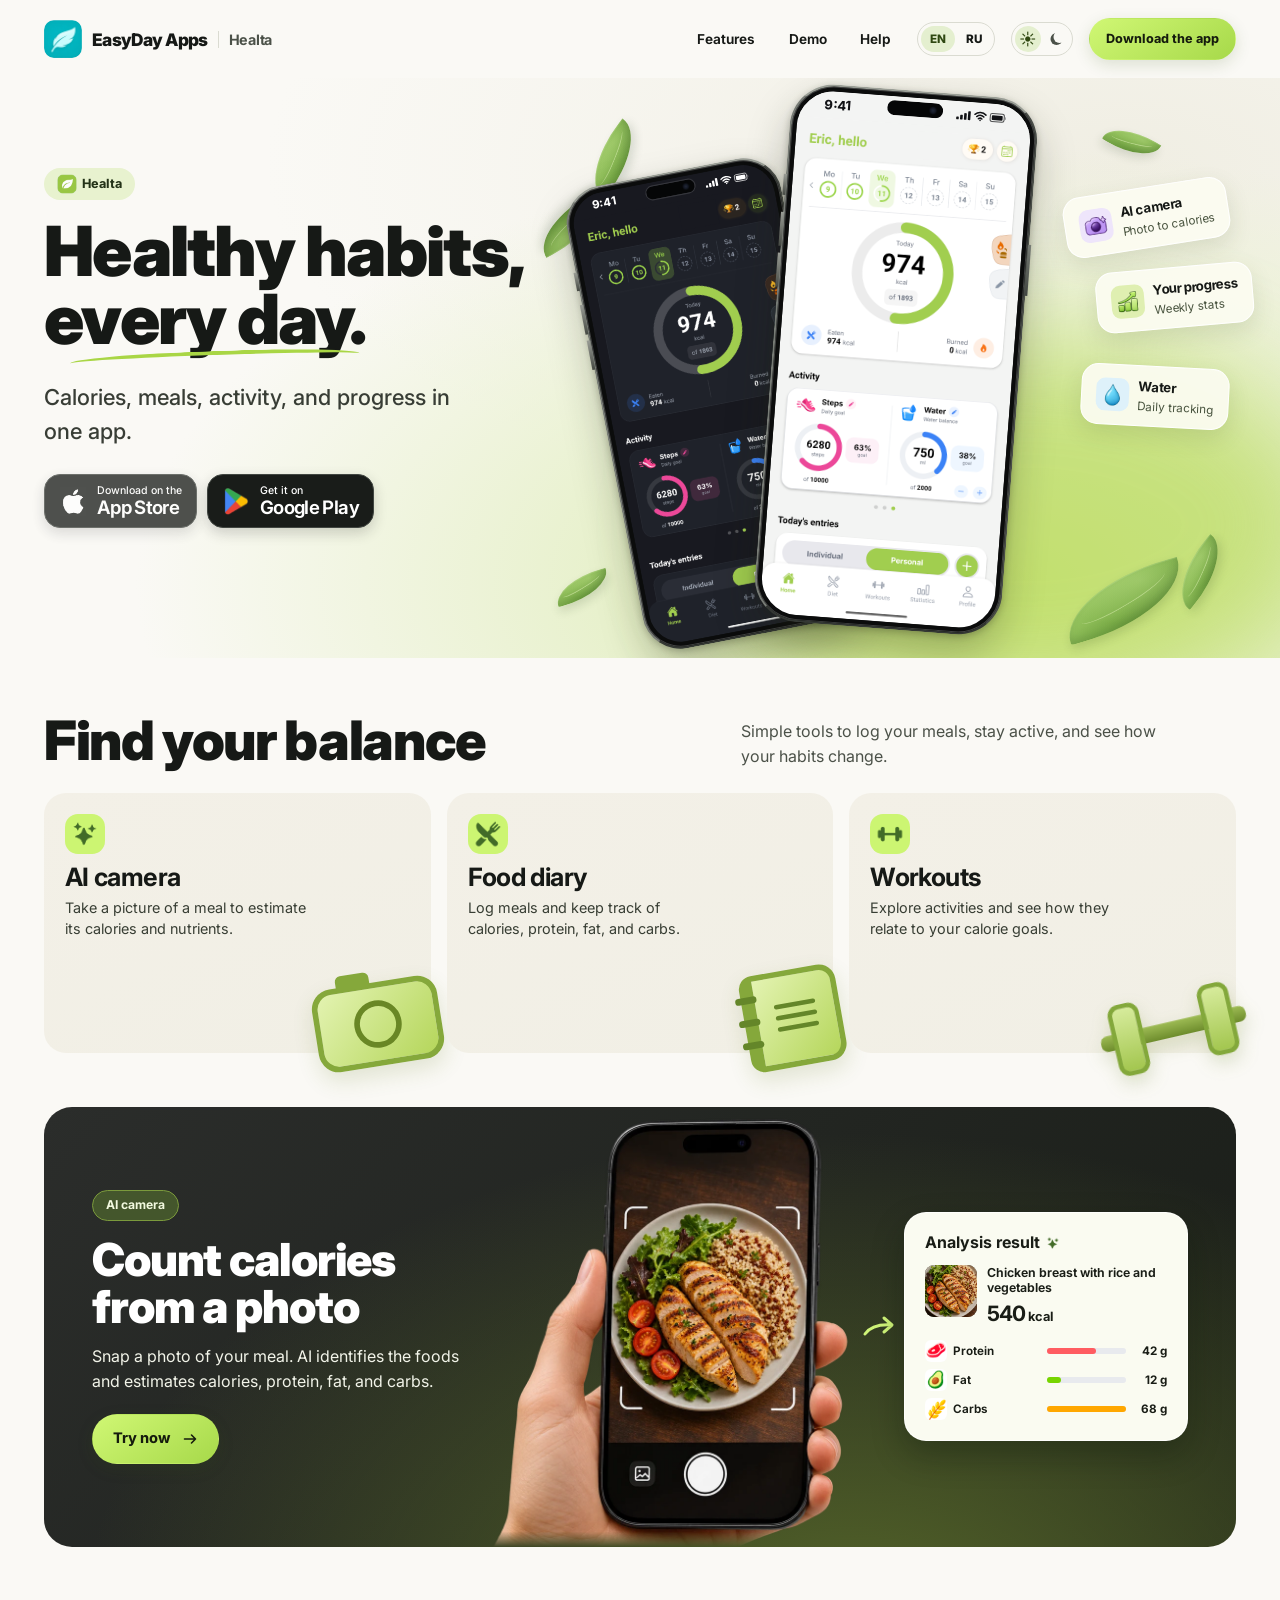
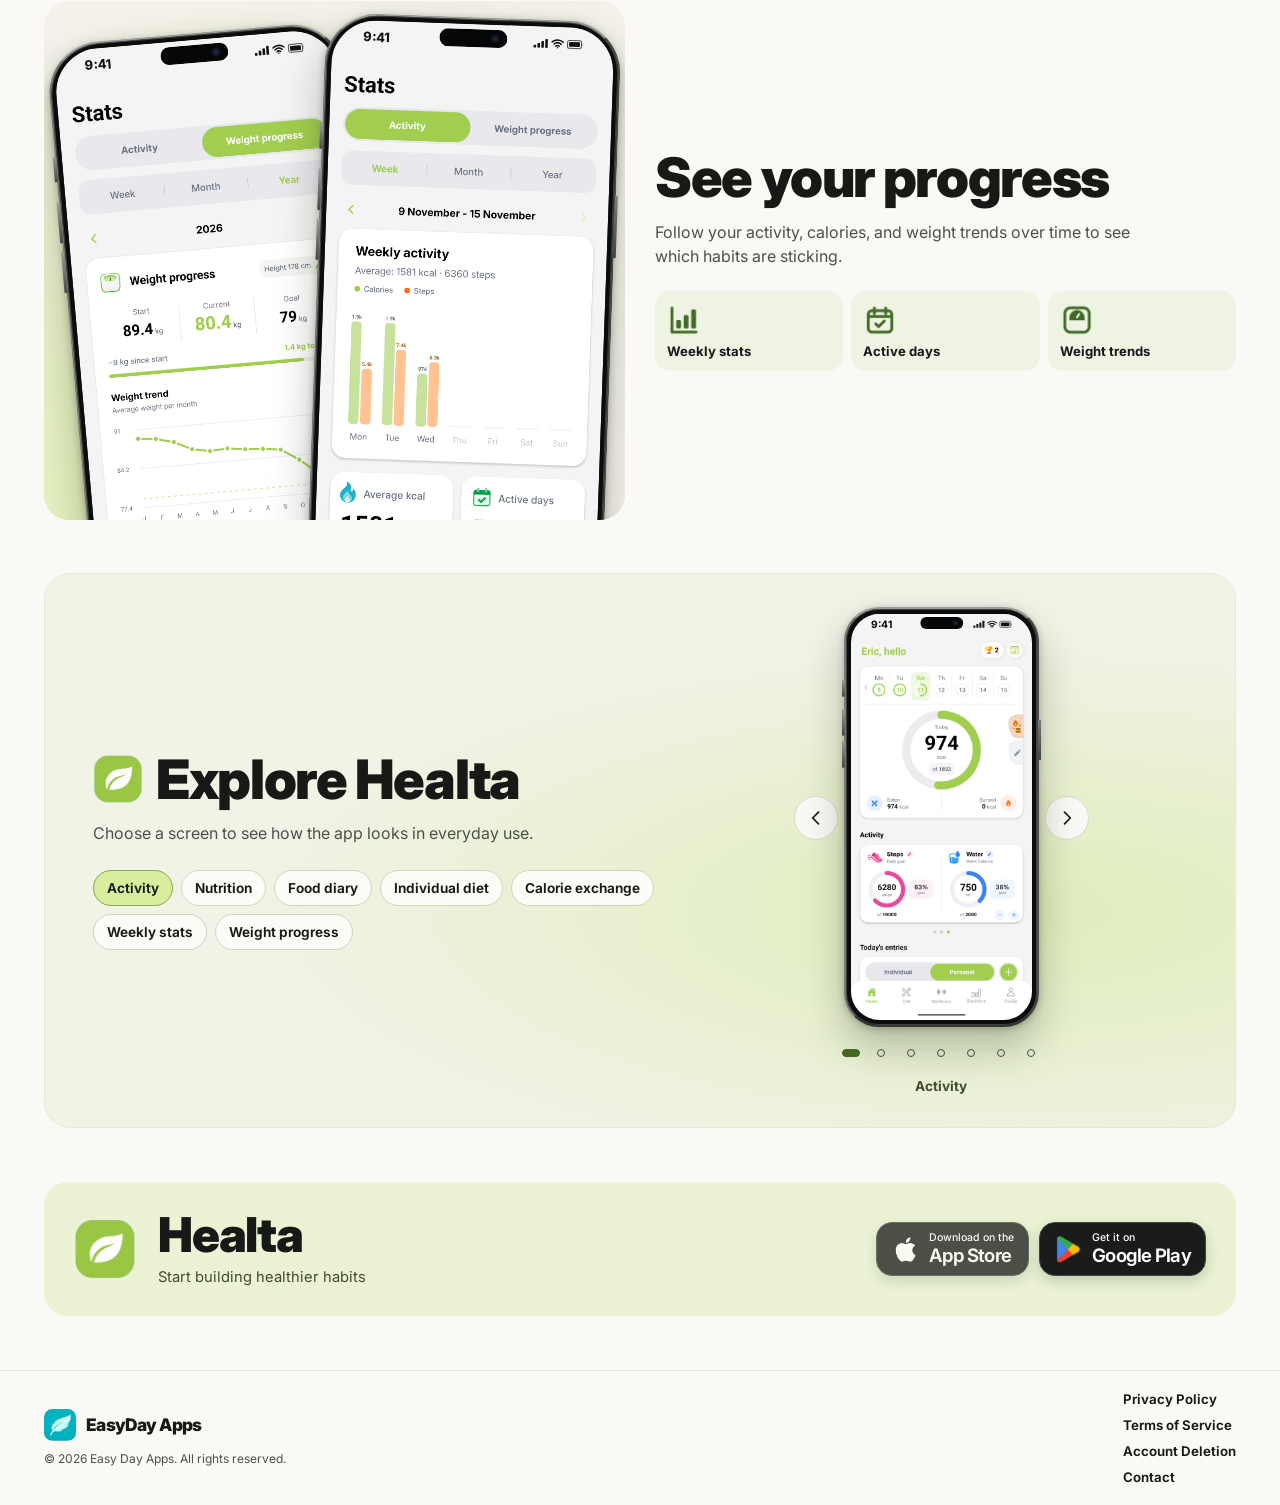
<file: index.html>
<!DOCTYPE html>
<html lang="en" class="home-page" prefix="og: https://ogp.me/ns#">
<head>
  <meta charset="utf-8">
  <meta name="viewport" content="width=device-width, initial-scale=1">
  <meta name="description" content="Track calories, plan meals, and follow your activity and progress with Healta by EasyDay Apps.">
  <meta name="theme-color" content="#f8f7f2">
  <title>Healta | EasyDay Apps</title>
  <meta property="og:title" content="Healta | EasyDay Apps">
  <meta property="og:type" content="website">
  <meta property="og:url" content="https://easydayapps.com/">
  <meta property="og:image" content="https://easydayapps.com/assets/healta-leaf-light-green.png">
  <meta property="og:image:alt" content="Healta app icon">
  <link rel="icon" type="image/png" sizes="64x64" href="assets/brand-favicon.png">
  <link rel="preconnect" href="https://fonts.googleapis.com">
  <link rel="preconnect" href="https://fonts.gstatic.com" crossorigin>
  <link href="https://fonts.googleapis.com/css2?family=Inter:wght@400;500;600;700;800;900&display=swap" rel="stylesheet">
  <script src="assets/theme.js"></script>
  <link rel="stylesheet" href="assets/home.css?v=8">
  <link rel="stylesheet" href="assets/dark.css">
  <script src="assets/home.js?v=4" defer></script>
</head>
<body>
  <svg class="status-definitions" width="0" height="0" aria-hidden="true">
    <symbol id="status-icons" viewBox="0 0 55 14">
      <g fill="currentColor">
        <rect x="0.5" y="9.1" width="2.8" height="3" rx="0.7"/>
        <rect x="4.7" y="7" width="2.8" height="5.1" rx="0.7"/>
        <rect x="8.9" y="4.8" width="2.8" height="7.3" rx="0.7"/>
        <rect x="13.1" y="2.5" width="2.8" height="9.6" rx="0.7"/>
      </g>
      <path d="M20.5 5.3a9.1 9.1 0 0 1 12 0m-9.9 2.3a6 6 0 0 1 7.8 0m-5.8 2.2a3 3 0 0 1 3.8 0"
            fill="none" stroke="currentColor" stroke-width="1.65" stroke-linecap="round"/>
      <circle cx="26.5" cy="11.5" r="0.85" fill="currentColor"/>
      <rect x="37.3" y="3.1" width="15.2" height="8.6" rx="2.2" fill="none" stroke="currentColor" stroke-width="1.1" opacity="0.72"/>
      <rect x="39" y="4.8" width="11.8" height="5.2" rx="1" fill="currentColor"/>
      <path d="M53.8 5.9a1.55 1.55 0 0 1 0 3" fill="currentColor" opacity="0.72"/>
    </symbol>
  </svg>
  <a class="skip-link" href="#main" data-copy="skip">Skip to content</a>
  <header class="site-header home-header">
    <div class="wrap header-inner">
      <a class="brand header-brand" href="#top">
        <span class="brand-mark"><img src="assets/brand-feather.webp" width="192" height="192" alt=""></span>
        <span>EasyDay Apps</span>
        <span class="brand-app">Healta</span>
      </a>
      <details class="mobile-settings">
        <summary class="settings-trigger" aria-label="Navigation, language and theme" data-label="siteSettings">
          <svg width="20" height="20" viewBox="0 0 24 24" fill="none" stroke="currentColor" stroke-width="1.7" stroke-linecap="round" aria-hidden="true">
            <path d="M4 6h16M4 12h16M4 18h16"/>
          </svg>
        </summary>
        <div class="settings-panel">
          <nav class="settings-nav" aria-label="Main navigation" data-label="navigation">
            <a href="#features" data-copy="navFeatures">Features</a>
            <a href="#app" data-copy="navApp">Demo</a>
            <a href="#support" data-copy="navSupport">Help</a>
          </nav>
          <div class="settings-group" role="group" aria-labelledby="settings-language-label">
            <p id="settings-language-label" data-copy="settingsLanguage">Language</p>
            <div class="settings-options">
              <a href="?lang=en" lang="en" hreflang="en" data-lang="en" aria-current="true">English</a>
              <a href="?lang=ru" lang="ru" hreflang="ru" data-lang="ru">Русский</a>
            </div>
          </div>
          <div class="settings-group" role="group" aria-labelledby="settings-theme-label">
            <p id="settings-theme-label" data-copy="settingsTheme">Theme</p>
            <div class="settings-options">
              <button type="button" data-site-theme="light" data-copy="themeLight" aria-pressed="true">Light</button>
              <button type="button" data-site-theme="dark" data-copy="themeDark" aria-pressed="false">Dark</button>
            </div>
          </div>
        </div>
      </details>
      <nav class="main-nav" aria-label="Main navigation" data-label="navigation">
        <a href="#features" data-copy="navFeatures">Features</a>
        <a href="#app" data-copy="navApp">Demo</a>
        <a href="#support" data-copy="navSupport">Help</a>
      </nav>
      <div class="header-actions">
        <nav class="language" aria-label="Language" data-label="language">
          <a href="?lang=en" lang="en" hreflang="en" data-lang="en" aria-current="true" aria-label="English">EN</a>
          <a href="?lang=ru" lang="ru" hreflang="ru" data-lang="ru" aria-label="Русский">RU</a>
        </nav>
        <button type="button" class="theme-toggle" role="switch" aria-checked="false" aria-label="Dark site theme" data-label="siteTheme" hidden>
          <span class="theme-sun" aria-hidden="true">☀︎</span>
          <span class="theme-moon" aria-hidden="true"></span>
        </button>
        <a class="button button-lime header-download" href="#download" data-copy="getApp">Download the app</a>
      </div>
    </div>
  </header>

  <main id="main">
    <section class="hero" id="top" aria-labelledby="hero-title">
      <div class="wrap hero-grid">
        <div class="hero-copy">
          <p class="hero-label">
            <img class="healta-icon healta-icon-light" src="assets/healta-leaf-light-green.png" width="20" height="20" alt="">
            <img class="healta-icon healta-icon-dark" src="assets/healta-leaf-dark-gradient.png" width="20" height="20" alt="">
            Healta
          </p>
          <h1 id="hero-title"><span data-copy="heroTitle">Healthy habits,</span> <span class="underline" data-copy="heroAccent">every day.</span></h1>
          <p class="hero-description" data-copy="heroDescription">Calories, meals, activity, and progress in one app.</p>
          <div class="actions">
            <span class="button store-badge" role="link" aria-disabled="true" aria-label="App Store, link unavailable" data-label="appStoreUnavailable">
              <img src="assets/store-apple.png" width="47" height="54" alt="" class="store-logo">
              <span class="store-badge-copy"><span data-copy="appStoreCaption">Download on the</span><strong>App Store</strong></span>
            </span>
            <a class="button store-badge" href="https://play.google.com/store/apps/details?id=com.easyday.healthapp">
              <img src="assets/store-google-play.png" width="55" height="60" alt="" class="store-logo">
              <span class="store-badge-copy"><span data-copy="googlePlayCaption">Get it on</span><strong>Google Play</strong></span>
            </a>
          </div>
        </div>
        <div class="hero-stage">
          <div class="leaf leaf-one" aria-hidden="true"></div>
          <div class="leaf leaf-two" aria-hidden="true"></div>
          <div class="leaf leaf-three" aria-hidden="true"></div>
          <div class="leaf leaf-four" aria-hidden="true"></div>
          <div class="leaf leaf-five" aria-hidden="true"></div>
          <div class="leaf leaf-six" aria-hidden="true"></div>
          <div class="phone hero-back">
            <div class="phone-screen">
              <div class="phone-preview" data-home-preview="dark">
                <img data-screen="07-home-dark" data-dark-hero-screen="01-home-activity" data-dark-screen src="assets/screen-en-07-home-dark.png" width="1080" height="2424" alt="Home screen with dark mode enabled">
              </div>
              <span class="phone-status" aria-hidden="true">
                <span>9:41</span>
                <svg class="status-symbols" viewBox="0 0 55 14"><use href="#status-icons"/></svg>
              </span>
            </div>
          </div>
          <div class="phone hero-front">
            <div class="phone-screen">
              <div class="phone-preview" data-home-preview="light">
                <img data-screen="01-home-activity" data-dark-hero-screen="07-home-dark" src="assets/screen-en-01-home-activity.png" width="1080" height="2424" alt="Home screen with calories, steps, and water" fetchpriority="high">
              </div>
              <span class="phone-status" aria-hidden="true">
                <span>9:41</span>
                <svg class="status-symbols" viewBox="0 0 55 14"><use href="#status-icons"/></svg>
              </span>
            </div>
          </div>
          <div class="floating float-camera">
            <span class="tile-icon" aria-hidden="true"><img src="assets/icon-ai-camera.png" width="144" height="144" alt=""></span>
            <span><strong data-copy="cameraTitle">AI camera</strong><small data-copy="cameraNote">Photo to calories</small></span>
          </div>
          <div class="floating float-progress">
            <span class="tile-icon" aria-hidden="true"><img src="assets/icon-weekly-progress.png" width="144" height="144" alt=""></span>
            <span><strong data-copy="progressLabel">Your progress</strong><small data-copy="weekly">Weekly stats</small></span>
          </div>
          <div class="floating float-water">
            <span class="tile-icon water-icon" aria-hidden="true"><img src="assets/icon-water.png" width="144" height="144" alt=""></span>
            <span><strong data-copy="waterTitle">Water</strong><small data-copy="waterNote">Daily tracking</small></span>
          </div>
        </div>
      </div>
    </section>

    <section class="wrap section features" id="features" aria-labelledby="features-title">
      <div class="section-intro">
        <h2 id="features-title" data-copy="featuresTitle">Find your balance</h2>
        <p data-copy="featuresDescription">Simple tools to log your meals, stay active, and see how your habits change.</p>
      </div>
      <div class="feature-grid">
        <a class="feature-card" href="#how-it-works">
          <span class="feature-icon" aria-hidden="true"><img src="assets/icon-feature-camera.png" width="72" height="72" alt=""></span>
          <h3 data-copy="cameraTitle">AI camera</h3>
          <p data-copy="featureCamera">Take a picture of a meal to estimate its calories and nutrients.</p>
          <span class="camera-art" aria-hidden="true"><i></i></span>
        </a>
        <a class="feature-card" href="#app" data-gallery-link="03-personal-diet">
          <span class="feature-icon" aria-hidden="true"><img src="assets/icon-feature-diet.png" width="72" height="72" alt=""></span>
          <h3 data-copy="diaryTitle">Food diary</h3>
          <p data-copy="featureDiary">Log meals and keep track of calories, protein, fat, and carbs.</p>
          <span class="diary-art" aria-hidden="true"><i></i></span>
        </a>
        <a class="feature-card" href="#app" data-gallery-link="05-calorie-exchange">
          <span class="feature-icon" aria-hidden="true"><img src="assets/icon-feature-workouts.png" width="72" height="72" alt=""></span>
          <h3 data-copy="workoutsTitle">Workouts</h3>
          <p data-copy="featureWorkouts">Explore activities and see how they relate to your calorie goals.</p>
          <span class="dumbbell-art" aria-hidden="true"><i></i></span>
        </a>
      </div>
    </section>

    <section class="wrap section ai-section" id="how-it-works" aria-labelledby="ai-title">
      <div class="ai-panel">
        <div class="ai-copy">
          <p class="ai-label" data-copy="cameraTitle">AI camera</p>
          <h2 id="ai-title" data-copy="aiTitle">Count calories from a photo</h2>
          <p data-copy="aiDescription">Snap a photo of your meal. AI identifies the foods and estimates calories, protein, fat, and carbs.</p>
          <a class="button button-lime" href="#download">
            <span data-copy="aiTryNow">Try now</span>
            <svg width="16" height="16" viewBox="0 0 16 16" aria-hidden="true">
              <path d="M2.5 8h11m-4-4 4 4-4 4" fill="none" stroke="currentColor" stroke-width="1.6" stroke-linecap="round" stroke-linejoin="round"/>
            </svg>
          </a>
        </div>
        <div class="ai-demo">
          <figure class="ai-visual" role="img" aria-label="Phone camera framing a plate of chicken, rice, and vegetables" data-label="aiPhotoLabel">
            <img src="assets/ai-camera-meal.webp" width="840" height="1050" alt="" loading="lazy">
          </figure>
          <svg class="ai-demo-arrow" viewBox="0 0 34 24" width="34" height="24" aria-hidden="true">
            <path d="M3 19C8 12 17 9 30 10m-8-7 8 7-8 7" fill="none" stroke="currentColor" stroke-width="3" stroke-linecap="round" stroke-linejoin="round"/>
          </svg>
          <div class="ai-result">
            <h3><span data-copy="aiResultTitle">Analysis result</span><img src="assets/icon-feature-camera.png" width="16" height="16" alt=""></h3>
            <div class="ai-meal">
              <span class="ai-meal-thumbnail" aria-hidden="true"><img src="assets/ai-camera-meal.webp" width="840" height="1050" alt="" loading="lazy"></span>
              <div>
                <p data-copy="aiDish">Chicken breast with rice and vegetables</p>
                <p class="ai-calories"><strong>540</strong> <span data-copy="aiCaloriesUnit">kcal</span></p>
              </div>
            </div>
            <dl class="ai-macros">
              <div class="ai-macro ai-protein">
                <dt><img src="assets/ai-macro-protein.png" width="22" height="22" alt="" loading="lazy"><span data-copy="aiProtein">Protein</span></dt>
                <dd><span class="ai-macro-bar" aria-hidden="true"></span><strong>42 <span data-copy="aiGrams">g</span></strong></dd>
              </div>
              <div class="ai-macro ai-fat">
                <dt><img src="assets/ai-macro-fat.png" width="22" height="22" alt="" loading="lazy"><span data-copy="aiFat">Fat</span></dt>
                <dd><span class="ai-macro-bar" aria-hidden="true"></span><strong>12 <span data-copy="aiGrams">g</span></strong></dd>
              </div>
              <div class="ai-macro ai-carbs">
                <dt><img src="assets/ai-macro-carbs.png" width="22" height="22" alt="" loading="lazy"><span data-copy="aiCarbs">Carbs</span></dt>
                <dd><span class="ai-macro-bar" aria-hidden="true"></span><strong>68 <span data-copy="aiGrams">g</span></strong></dd>
              </div>
            </dl>
          </div>
        </div>
      </div>
    </section>

    <section class="wrap section progress-section" aria-labelledby="progress-title">
      <div class="progress-visual">
        <div class="phone progress-back">
          <div class="phone-screen">
            <img data-screen="09-weight-progress" data-theme-screen src="assets/screen-en-09-weight-progress.png" width="1080" height="2424" alt="Annual weight progress with a goal and trend chart" loading="lazy">
            <span class="phone-status" aria-hidden="true">
              <span>9:41</span>
              <svg class="status-symbols" viewBox="0 0 55 14"><use href="#status-icons"/></svg>
            </span>
          </div>
        </div>
        <div class="phone progress-front">
          <div class="phone-screen">
            <img data-screen="06-weekly-stats" data-theme-screen src="assets/screen-en-06-weekly-stats.png" width="1080" height="2424" alt="Weekly activity statistics with calories and steps" loading="lazy">
            <span class="phone-status" aria-hidden="true">
              <span>9:41</span>
              <svg class="status-symbols" viewBox="0 0 55 14"><use href="#status-icons"/></svg>
            </span>
          </div>
        </div>
      </div>
      <div class="progress-copy">
        <h2 id="progress-title" data-copy="progressTitle">See your progress</h2>
        <p data-copy="progressDescription">Follow your activity, calories, and weight trends over time to see which habits are sticking.</p>
        <div class="progress-details">
          <div>
            <img class="progress-icon" src="assets/icon-progress-weekly-stats.png" width="72" height="72" alt="">
            <strong data-copy="weekly">Weekly stats</strong>
          </div>
          <div>
            <img class="progress-icon" src="assets/icon-progress-active-days.png" width="72" height="72" alt="">
            <strong data-copy="progressActivity">Active days</strong>
          </div>
          <div>
            <img class="progress-icon" src="assets/icon-progress-weight-trends.png" width="72" height="72" alt="">
            <strong data-copy="progressWeight">Weight trends</strong>
          </div>
        </div>
      </div>
    </section>

    <section class="wrap section app-section" id="app" aria-labelledby="app-title">
      <div class="app-panel">
        <div class="app-copy">
          <h2 id="app-title" class="app-heading">
            <img class="healta-icon healta-icon-light" src="assets/healta-leaf-light-green.png" width="48" height="48" alt="">
            <img class="healta-icon healta-icon-dark" src="assets/healta-leaf-dark-gradient.png" width="48" height="48" alt="">
            <span data-copy="appTitle">Explore Healta</span>
          </h2>
          <p data-copy="appDescription">Choose a screen to see how the app looks in everyday use.</p>
          <div class="gallery-options" role="group" aria-label="App screenshots" data-label="gallery">
            <button type="button" data-gallery="01-home-activity" aria-pressed="true" data-copy="screenActivity">Activity</button>
            <button type="button" data-gallery="02-home-nutrition" aria-pressed="false" data-copy="screenNutrition">Nutrition</button>
            <button type="button" data-gallery="03-personal-diet" aria-pressed="false" data-copy="screenDiary">Food diary</button>
            <button type="button" data-gallery="04-individual-diet" aria-pressed="false" data-copy="screenDiet">Individual diet</button>
            <button type="button" data-gallery="05-calorie-exchange" aria-pressed="false" data-copy="screenWorkouts">Calorie exchange</button>
            <button type="button" data-gallery="06-weekly-stats" aria-pressed="false" data-copy="weekly">Weekly stats</button>
            <button type="button" data-gallery="09-weight-progress" aria-pressed="false" data-copy="screenWeight">Weight progress</button>
          </div>
        </div>
        <figure class="gallery-visual">
          <button type="button" class="gallery-arrow" data-gallery-step="-1" aria-controls="gallery-image" aria-label="Previous screenshot" data-label="galleryPrevious">
            <svg width="20" height="20" viewBox="0 0 24 24" aria-hidden="true">
              <path d="m15 5-7 7 7 7" fill="none" stroke="currentColor" stroke-width="2" stroke-linecap="round" stroke-linejoin="round"/>
            </svg>
          </button>
          <div class="phone gallery-phone">
            <div class="phone-screen">
              <div class="phone-preview" data-home-preview="light">
                <img id="gallery-image" data-screen="01-home-activity" data-theme-screen src="assets/screen-en-01-home-activity.png" width="1080" height="2424" alt="Home screen with calories, steps, and water" loading="lazy">
              </div>
              <span class="phone-status" aria-hidden="true">
                <span>9:41</span>
                <svg class="status-symbols" viewBox="0 0 55 14"><use href="#status-icons"/></svg>
              </span>
            </div>
          </div>
          <button type="button" class="gallery-arrow" data-gallery-step="1" aria-controls="gallery-image" aria-label="Next screenshot" data-label="galleryNext">
            <svg width="20" height="20" viewBox="0 0 24 24" aria-hidden="true">
              <path d="m9 5 7 7-7 7" fill="none" stroke="currentColor" stroke-width="2" stroke-linecap="round" stroke-linejoin="round"/>
            </svg>
          </button>
          <div class="gallery-dots" role="group" aria-label="Choose a screenshot" data-label="galleryDots"></div>
          <figcaption id="gallery-caption" aria-live="polite">Activity</figcaption>
        </figure>
      </div>
    </section>

    <section class="wrap section download-section" id="download" aria-labelledby="download-title">
      <div class="download-panel">
        <img class="download-logo healta-icon healta-icon-light" src="assets/healta-leaf-light-green.png" width="62" height="62" alt="">
        <img class="download-logo healta-icon healta-icon-dark" src="assets/healta-leaf-dark-gradient.png" width="62" height="62" alt="">
        <div class="download-copy">
          <h2 id="download-title">Healta</h2>
          <p data-copy="downloadTitle">Start building healthier habits</p>
        </div>
        <div class="actions">
          <span class="button store-badge" role="link" aria-disabled="true" aria-label="App Store, link unavailable" data-label="appStoreUnavailable">
            <img src="assets/store-apple.png" width="47" height="54" alt="" class="store-logo">
            <span class="store-badge-copy"><span data-copy="appStoreCaption">Download on the</span><strong>App Store</strong></span>
          </span>
          <a class="button store-badge" href="https://play.google.com/store/apps/details?id=com.easyday.healthapp">
            <img src="assets/store-google-play.png" width="55" height="60" alt="" class="store-logo">
            <span class="store-badge-copy"><span data-copy="googlePlayCaption">Get it on</span><strong>Google Play</strong></span>
          </a>
        </div>
      </div>
    </section>
  </main>

  <footer class="site-footer" id="support">
    <div class="wrap footer-inner">
      <div>
        <a class="brand" href="#top" aria-label="EasyDay Apps">
          <span class="brand-mark"><img src="assets/brand-feather.webp" width="192" height="192" alt=""></span>
          <span>EasyDay Apps</span>
        </a>
        <p>© 2026 Easy Day Apps. All rights reserved.</p>
      </div>
      <nav class="footer-links" aria-label="Support and legal" data-label="footer">
        <a href="privacy-policy.html" data-copy="privacy">Privacy Policy</a>
        <a href="terms-of-service.html" data-copy="terms">Terms of Service</a>
        <a href="account-deletion.html" data-copy="deletion">Account Deletion</a>
        <a href="mailto:support@easydayapps.com" data-copy="contact">Contact</a>
      </nav>
    </div>
  </footer>
</body>
</html>
</file>
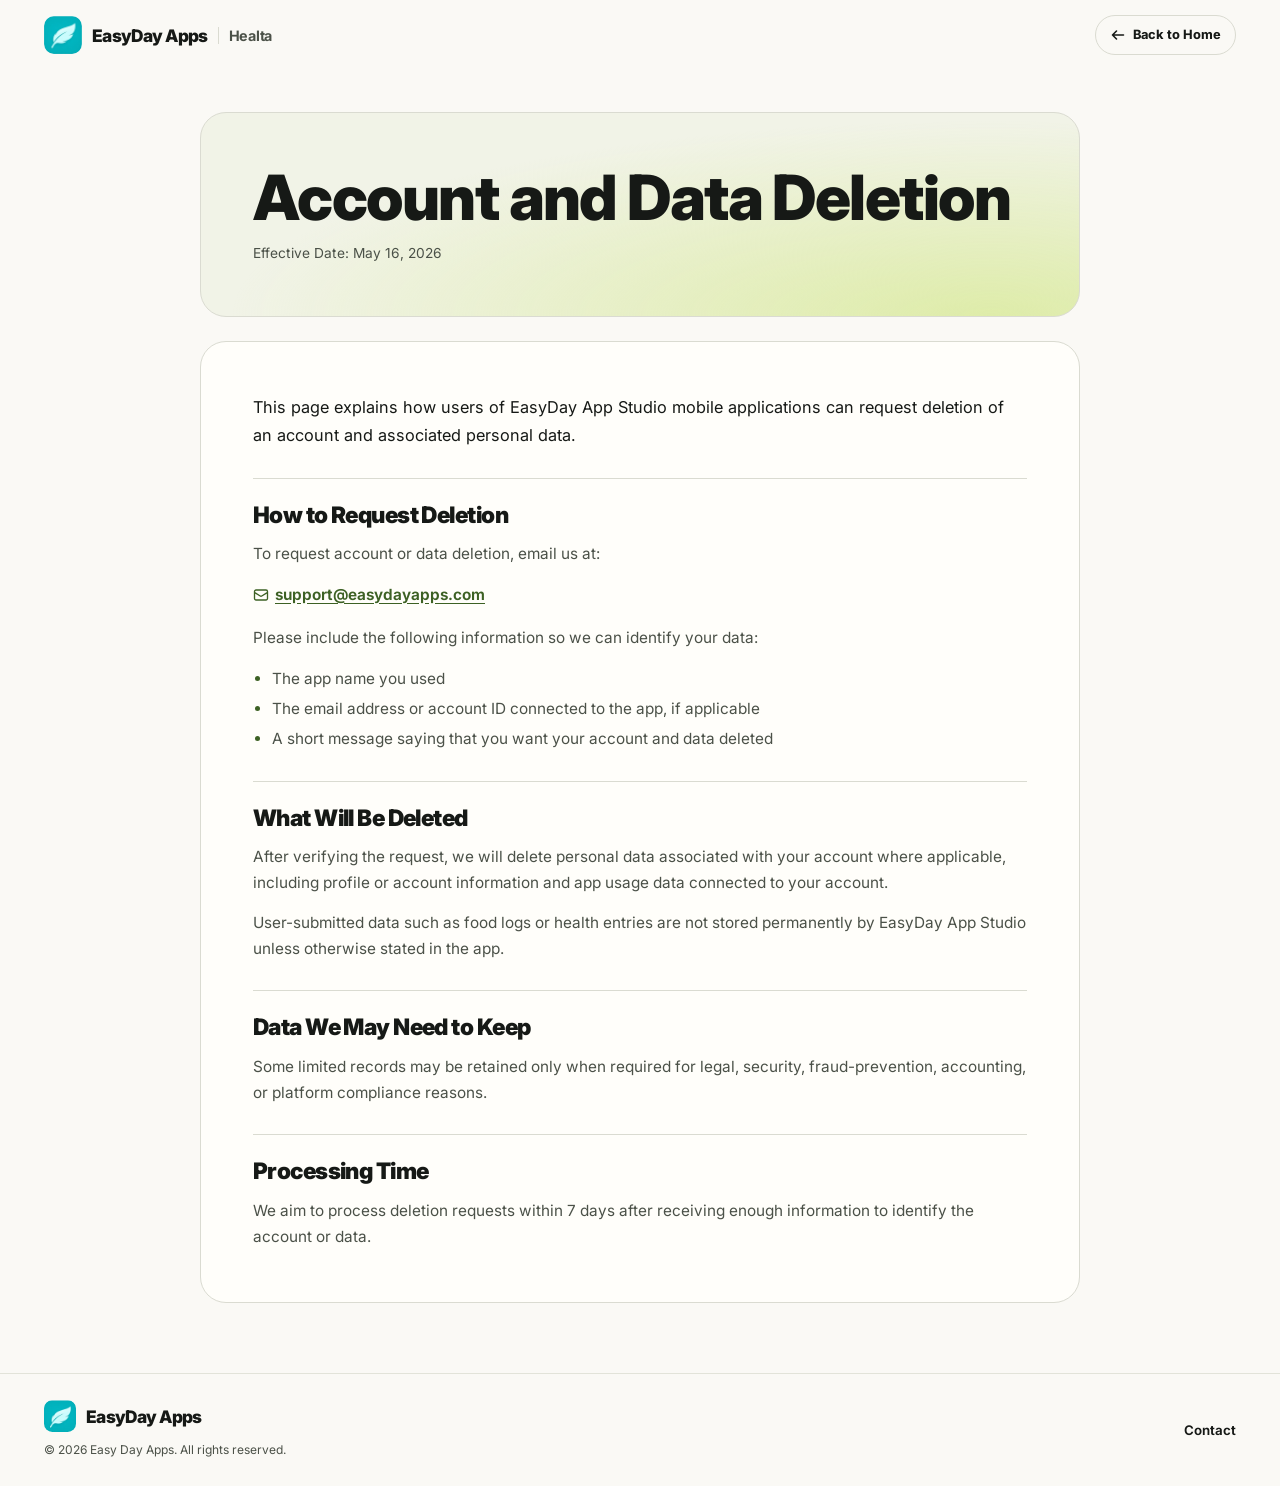
<file: account-deletion.html>
<!DOCTYPE html>
<html lang="en">
<head>
  <meta charset="UTF-8">
  <meta name="viewport" content="width=device-width, initial-scale=1.0">
  <link rel="icon" type="image/png" sizes="64x64" href="assets/brand-favicon.png">
  <title>Account Deletion – EasyDay App Studio</title>
  <link rel="preconnect" href="https://fonts.googleapis.com">
  <link rel="preconnect" href="https://fonts.gstatic.com" crossorigin>
  <link href="https://fonts.googleapis.com/css2?family=Inter:wght@400;500;600;700;800;900&display=swap" rel="stylesheet">
  <meta name="theme-color" content="#f8f7f2">
  <script src="assets/theme.js"></script>
  <link rel="stylesheet" href="assets/home.css">
  <link rel="stylesheet" href="assets/dark.css">
  <link rel="stylesheet" href="assets/legal.css">
</head>
<body class="legal-page">
  <a class="skip-link" href="#main">Skip to content</a>
  <header class="site-header legal-header">
    <div class="wrap header-inner">
      <a class="brand header-brand" href="index.html">
        <span class="brand-mark"><img src="assets/brand-feather.webp" width="192" height="192" alt=""></span>
        <span>EasyDay Apps</span>
        <span class="brand-app">Healta</span>
      </a>
      <a class="button legal-back" href="index.html">
        <svg width="16" height="16" viewBox="0 0 16 16" aria-hidden="true">
          <path d="M13.5 8h-11m4-4-4 4 4 4" fill="none" stroke="currentColor" stroke-width="1.6" stroke-linecap="round" stroke-linejoin="round"/>
        </svg>
        <span>Back to Home</span>
      </a>
    </div>
  </header>

  <main class="wrap legal-shell" id="main" aria-labelledby="document-title">
    <header class="legal-hero">
      <h1 id="document-title">Account and Data Deletion</h1>
      <p class="effective">Effective Date: May 16, 2026</p>
    </header>

    <article class="legal-copy" aria-labelledby="document-title">
      <p class="intro">This page explains how users of EasyDay App Studio mobile applications can request deletion of an account and associated personal data.</p>

      <h2>How to Request Deletion</h2>
      <p>To request account or data deletion, email us at:</p>
      <p><a href="mailto:support@easydayapps.com" class="contact-link">
        <svg width="16" height="16" fill="none" viewBox="0 0 24 24" stroke="currentColor" stroke-width="2"><path stroke-linecap="round" stroke-linejoin="round" d="M21.75 6.75v10.5a2.25 2.25 0 0 1-2.25 2.25h-15a2.25 2.25 0 0 1-2.25-2.25V6.75m19.5 0A2.25 2.25 0 0 0 19.5 4.5h-15a2.25 2.25 0 0 0-2.25 2.25m19.5 0v.243a2.25 2.25 0 0 1-1.07 1.916l-7.5 4.615a2.25 2.25 0 0 1-2.36 0L3.32 8.91a2.25 2.25 0 0 1-1.07-1.916V6.75"/></svg>
        support@easydayapps.com
      </a></p>
      <p>Please include the following information so we can identify your data:</p>
      <ul>
        <li>The app name you used</li>
        <li>The email address or account ID connected to the app, if applicable</li>
        <li>A short message saying that you want your account and data deleted</li>
      </ul>

      <h2>What Will Be Deleted</h2>
      <p>After verifying the request, we will delete personal data associated with your account where applicable, including profile or account information and app usage data connected to your account.</p>
      <p>User-submitted data such as food logs or health entries are not stored permanently by EasyDay App Studio unless otherwise stated in the app.</p>

      <h2>Data We May Need to Keep</h2>
      <p>Some limited records may be retained only when required for legal, security, fraud-prevention, accounting, or platform compliance reasons.</p>

      <h2>Processing Time</h2>
      <p>We aim to process deletion requests within 7 days after receiving enough information to identify the account or data.</p>
    </article>
  </main>

  <footer class="site-footer" id="support">
    <div class="wrap footer-inner">
      <div>
        <a class="brand" href="index.html">
          <span class="brand-mark"><img src="assets/brand-feather.webp" width="192" height="192" alt=""></span>
          <span>EasyDay Apps</span>
        </a>
        <p>&copy; 2026 Easy Day Apps. All rights reserved.</p>
      </div>
      <nav class="footer-links" aria-label="Support">
        <a href="mailto:support@easydayapps.com">Contact</a>
      </nav>
    </div>
  </footer>
</body>
</html>
</file>
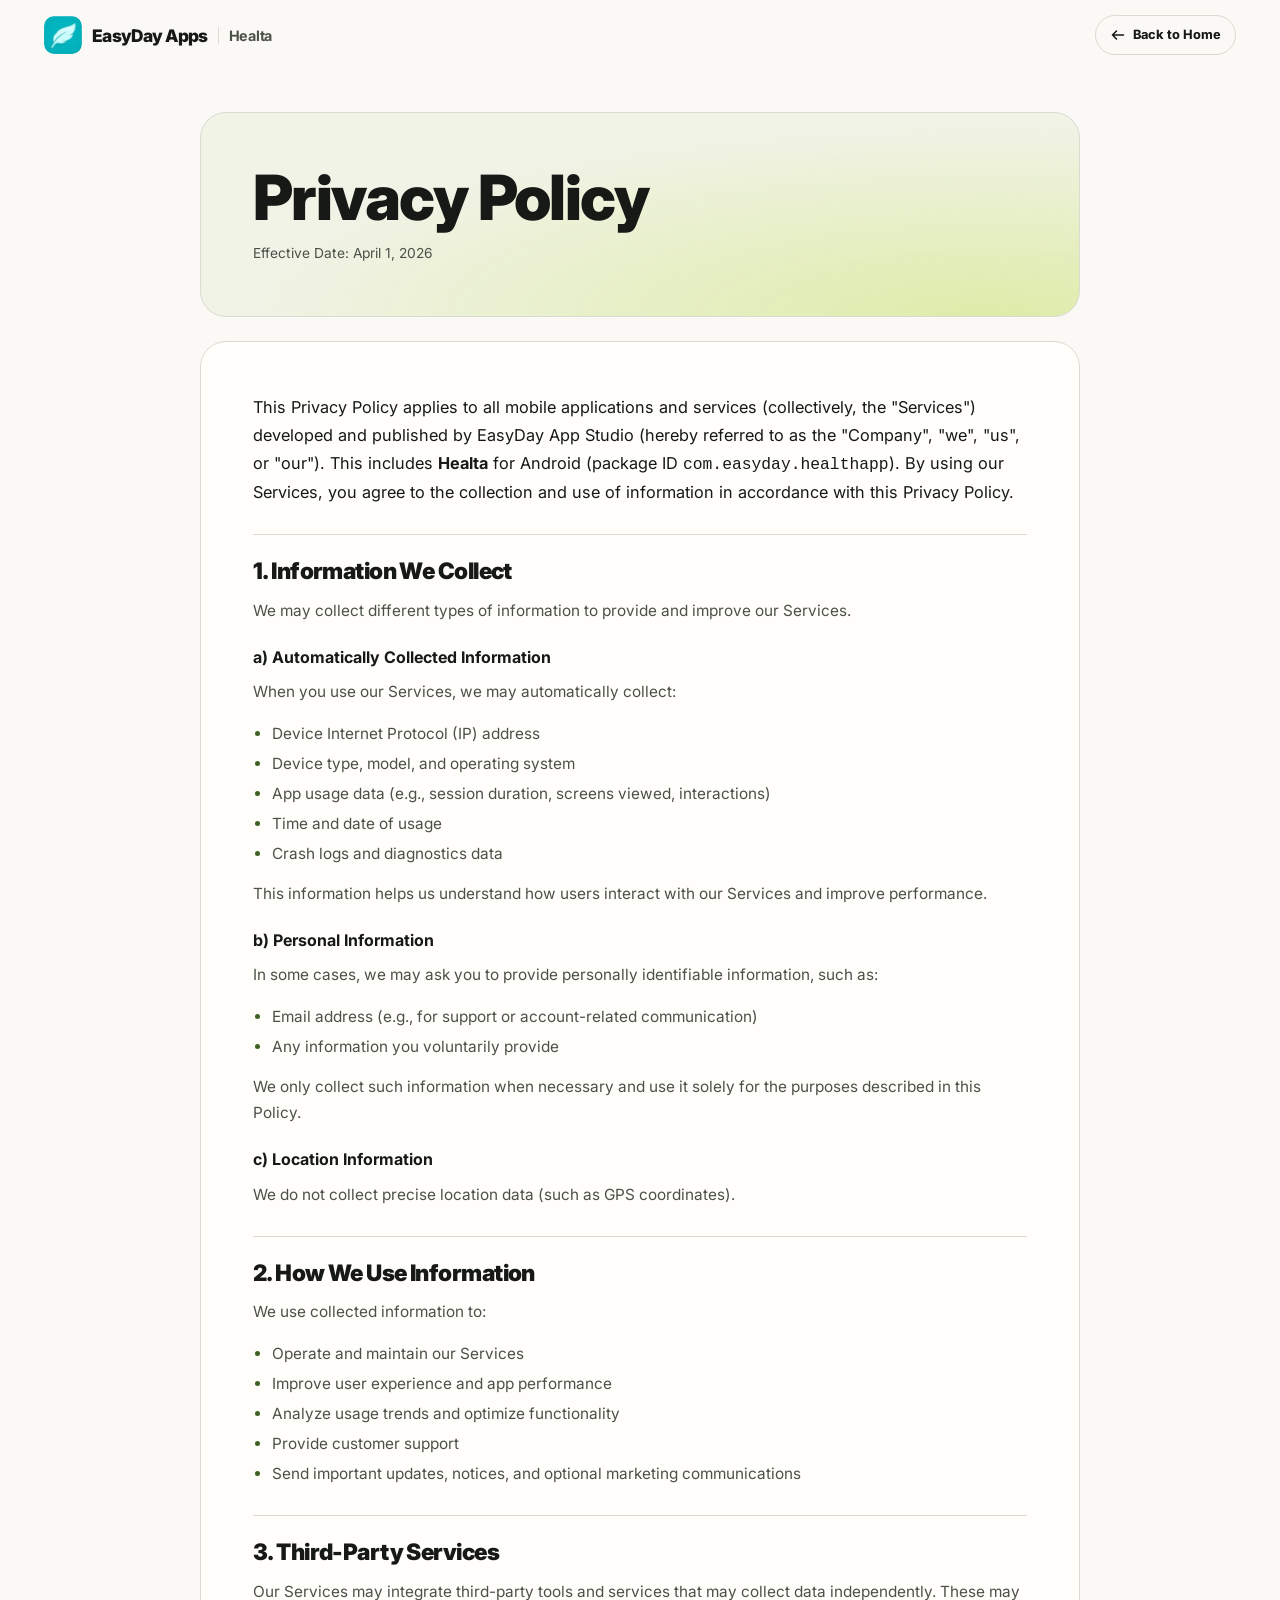
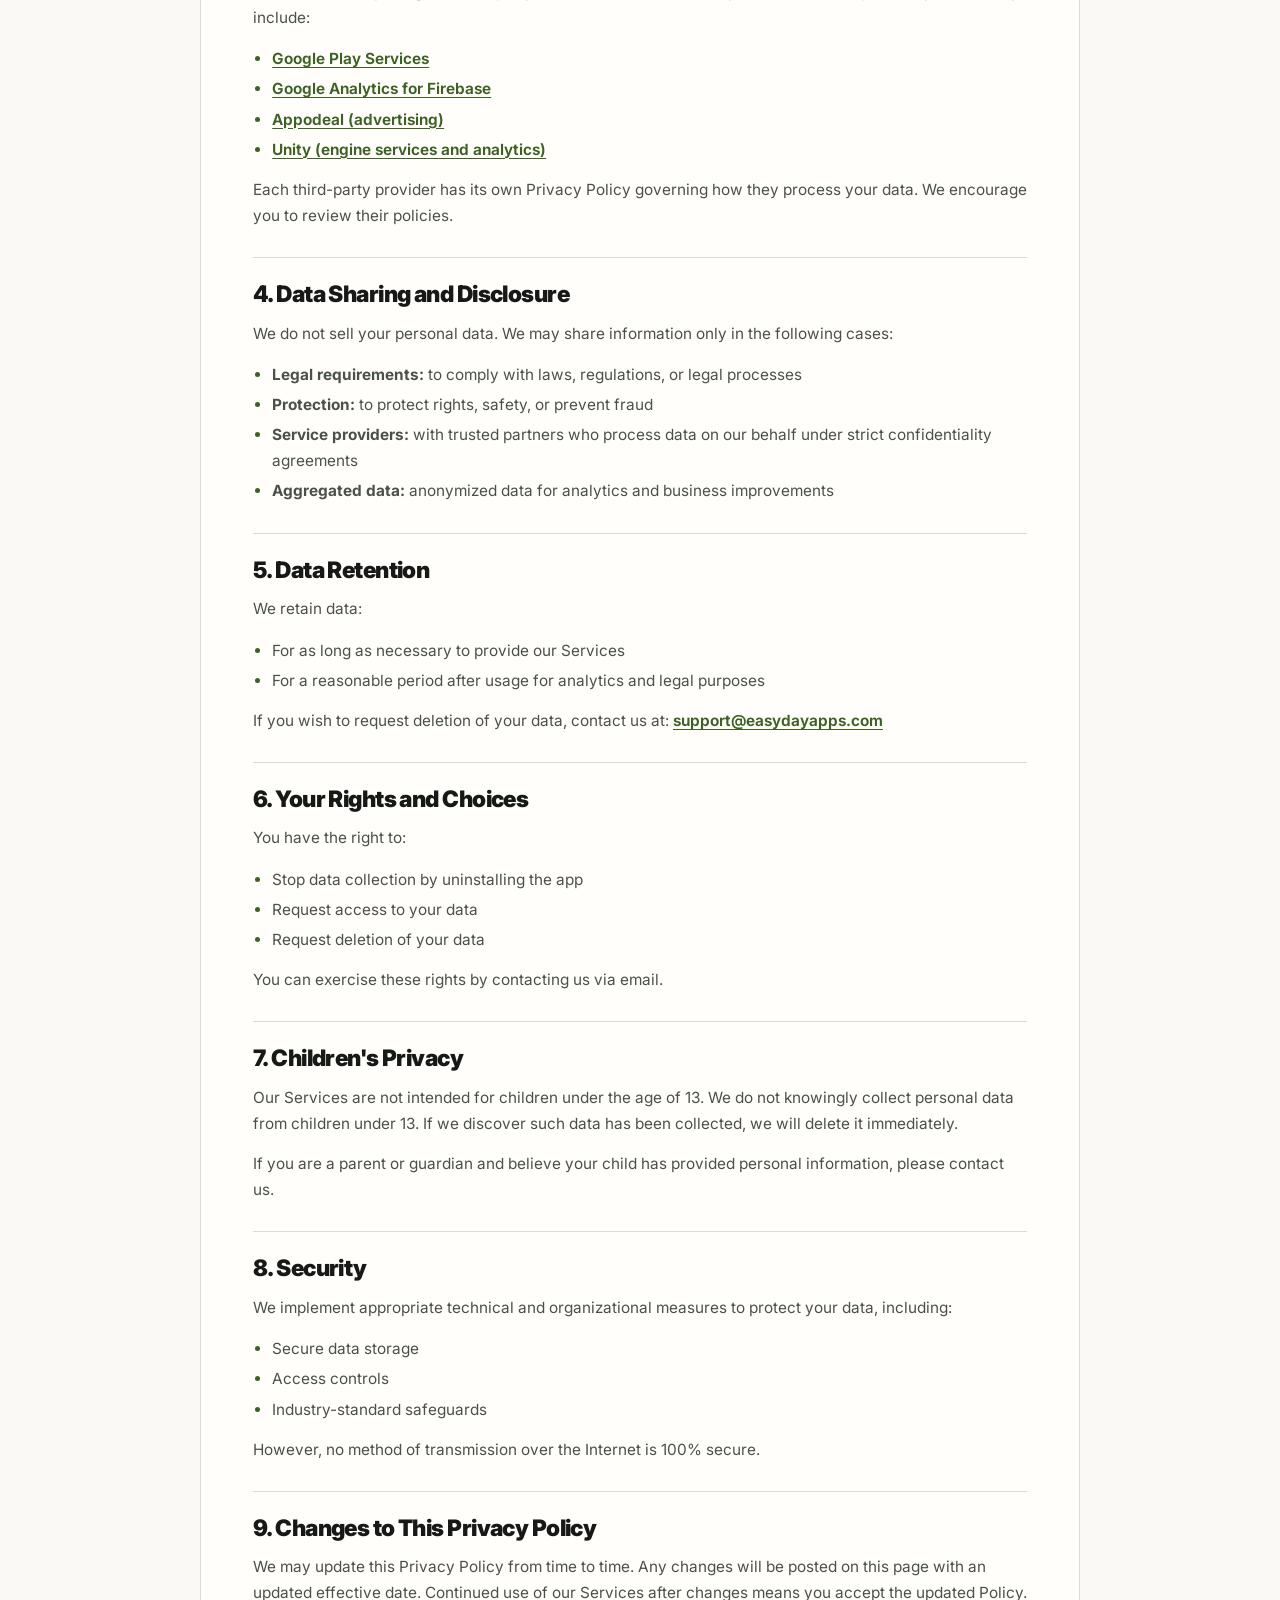
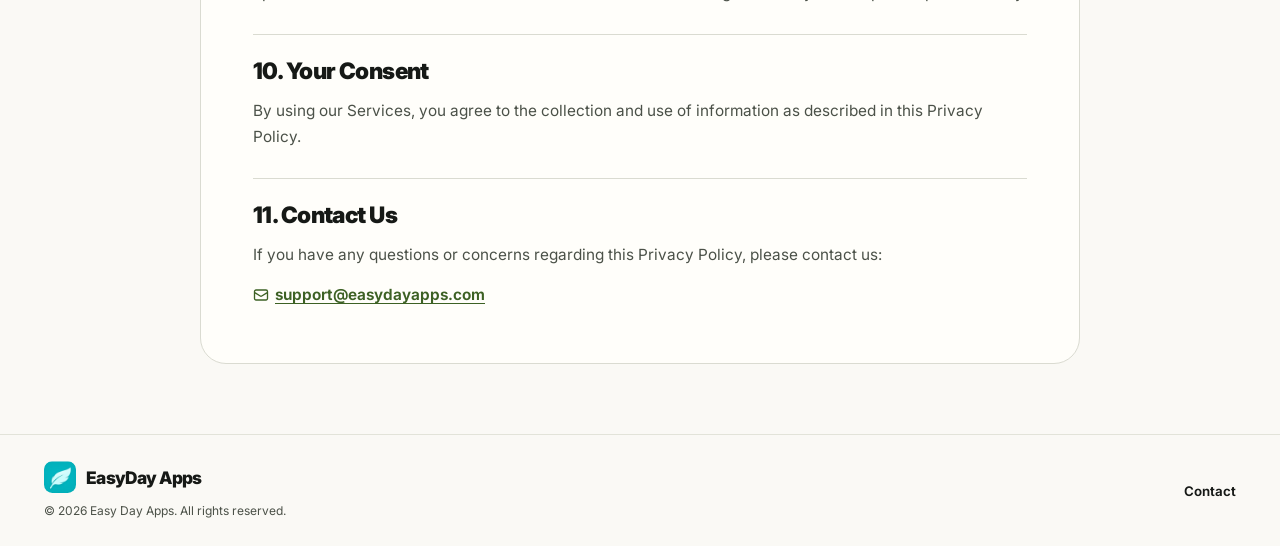
<file: privacy-policy.html>
<!DOCTYPE html>
<html lang="en">
<head>
  <meta charset="UTF-8">
  <meta name="viewport" content="width=device-width, initial-scale=1.0">
  <link rel="icon" type="image/png" sizes="64x64" href="assets/brand-favicon.png">
  <title>Privacy Policy – EasyDay App Studio</title>
  <link rel="preconnect" href="https://fonts.googleapis.com">
  <link rel="preconnect" href="https://fonts.gstatic.com" crossorigin>
  <link href="https://fonts.googleapis.com/css2?family=Inter:wght@400;500;600;700;800;900&display=swap" rel="stylesheet">
  <meta name="theme-color" content="#f8f7f2">
  <script src="assets/theme.js"></script>
  <link rel="stylesheet" href="assets/home.css">
  <link rel="stylesheet" href="assets/dark.css">
  <link rel="stylesheet" href="assets/legal.css">
</head>
<body class="legal-page">
  <a class="skip-link" href="#main">Skip to content</a>
  <header class="site-header legal-header">
    <div class="wrap header-inner">
      <a class="brand header-brand" href="index.html">
        <span class="brand-mark"><img src="assets/brand-feather.webp" width="192" height="192" alt=""></span>
        <span>EasyDay Apps</span>
        <span class="brand-app">Healta</span>
      </a>
      <a class="button legal-back" href="index.html">
        <svg width="16" height="16" viewBox="0 0 16 16" aria-hidden="true">
          <path d="M13.5 8h-11m4-4-4 4 4 4" fill="none" stroke="currentColor" stroke-width="1.6" stroke-linecap="round" stroke-linejoin="round"/>
        </svg>
        <span>Back to Home</span>
      </a>
    </div>
  </header>

  <main class="wrap legal-shell" id="main" aria-labelledby="document-title">
    <header class="legal-hero">
      <h1 id="document-title">Privacy Policy</h1>
      <p class="effective">Effective Date: April 1, 2026</p>
    </header>

    <article class="legal-copy" aria-labelledby="document-title">
      <p class="intro">This Privacy Policy applies to all mobile applications and services (collectively, the "Services") developed and published by EasyDay App Studio (hereby referred to as the "Company", "we", "us", or "our"). This includes <strong>Healta</strong> for Android (package ID <code>com.easyday.healthapp</code>). By using our Services, you agree to the collection and use of information in accordance with this Privacy Policy.</p>

      <h2>1. Information We Collect</h2>
      <p>We may collect different types of information to provide and improve our Services.</p>

      <h3>a) Automatically Collected Information</h3>
      <p>When you use our Services, we may automatically collect:</p>
      <ul>
        <li>Device Internet Protocol (IP) address</li>
        <li>Device type, model, and operating system</li>
        <li>App usage data (e.g., session duration, screens viewed, interactions)</li>
        <li>Time and date of usage</li>
        <li>Crash logs and diagnostics data</li>
      </ul>
      <p>This information helps us understand how users interact with our Services and improve performance.</p>

      <h3>b) Personal Information</h3>
      <p>In some cases, we may ask you to provide personally identifiable information, such as:</p>
      <ul>
        <li>Email address (e.g., for support or account-related communication)</li>
        <li>Any information you voluntarily provide</li>
      </ul>
      <p>We only collect such information when necessary and use it solely for the purposes described in this Policy.</p>

      <h3>c) Location Information</h3>
      <p>We do not collect precise location data (such as GPS coordinates).</p>

      <h2>2. How We Use Information</h2>
      <p>We use collected information to:</p>
      <ul>
        <li>Operate and maintain our Services</li>
        <li>Improve user experience and app performance</li>
        <li>Analyze usage trends and optimize functionality</li>
        <li>Provide customer support</li>
        <li>Send important updates, notices, and optional marketing communications</li>
      </ul>

      <h2>3. Third-Party Services</h2>
      <p>Our Services may integrate third-party tools and services that may collect data independently. These may include:</p>
      <ul>
        <li><a href="https://policies.google.com/privacy" target="_blank" rel="noopener">Google Play Services</a></li>
        <li><a href="https://firebase.google.com/support/privacy" target="_blank" rel="noopener">Google Analytics for Firebase</a></li>
        <li><a href="https://appodeal.com/privacy-policy/" target="_blank" rel="noopener">Appodeal (advertising)</a></li>
        <li><a href="https://unity.com/legal/privacy-policy" target="_blank" rel="noopener">Unity (engine services and analytics)</a></li>
      </ul>
      <p>Each third-party provider has its own Privacy Policy governing how they process your data. We encourage you to review their policies.</p>

      <h2>4. Data Sharing and Disclosure</h2>
      <p>We do not sell your personal data. We may share information only in the following cases:</p>
      <ul>
        <li><strong>Legal requirements:</strong> to comply with laws, regulations, or legal processes</li>
        <li><strong>Protection:</strong> to protect rights, safety, or prevent fraud</li>
        <li><strong>Service providers:</strong> with trusted partners who process data on our behalf under strict confidentiality agreements</li>
        <li><strong>Aggregated data:</strong> anonymized data for analytics and business improvements</li>
      </ul>

      <h2>5. Data Retention</h2>
      <p>We retain data:</p>
      <ul>
        <li>For as long as necessary to provide our Services</li>
        <li>For a reasonable period after usage for analytics and legal purposes</li>
      </ul>
      <p>If you wish to request deletion of your data, contact us at: <a href="mailto:support@easydayapps.com" class="contact-link">support@easydayapps.com</a></p>

      <h2>6. Your Rights and Choices</h2>
      <p>You have the right to:</p>
      <ul>
        <li>Stop data collection by uninstalling the app</li>
        <li>Request access to your data</li>
        <li>Request deletion of your data</li>
      </ul>
      <p>You can exercise these rights by contacting us via email.</p>

      <h2>7. Children's Privacy</h2>
      <p>Our Services are not intended for children under the age of 13. We do not knowingly collect personal data from children under 13. If we discover such data has been collected, we will delete it immediately.</p>
      <p>If you are a parent or guardian and believe your child has provided personal information, please contact us.</p>

      <h2>8. Security</h2>
      <p>We implement appropriate technical and organizational measures to protect your data, including:</p>
      <ul>
        <li>Secure data storage</li>
        <li>Access controls</li>
        <li>Industry-standard safeguards</li>
      </ul>
      <p>However, no method of transmission over the Internet is 100% secure.</p>

      <h2>9. Changes to This Privacy Policy</h2>
      <p>We may update this Privacy Policy from time to time. Any changes will be posted on this page with an updated effective date. Continued use of our Services after changes means you accept the updated Policy.</p>

      <h2>10. Your Consent</h2>
      <p>By using our Services, you agree to the collection and use of information as described in this Privacy Policy.</p>

      <h2>11. Contact Us</h2>
      <p>If you have any questions or concerns regarding this Privacy Policy, please contact us:</p>
      <p><a href="mailto:support@easydayapps.com" class="contact-link">
        <svg width="16" height="16" fill="none" viewBox="0 0 24 24" stroke="currentColor" stroke-width="2"><path stroke-linecap="round" stroke-linejoin="round" d="M21.75 6.75v10.5a2.25 2.25 0 0 1-2.25 2.25h-15a2.25 2.25 0 0 1-2.25-2.25V6.75m19.5 0A2.25 2.25 0 0 0 19.5 4.5h-15a2.25 2.25 0 0 0-2.25 2.25m19.5 0v.243a2.25 2.25 0 0 1-1.07 1.916l-7.5 4.615a2.25 2.25 0 0 1-2.36 0L3.32 8.91a2.25 2.25 0 0 1-1.07-1.916V6.75"/></svg>
        support@easydayapps.com
      </a></p>
    </article>
  </main>

  <footer class="site-footer" id="support">
    <div class="wrap footer-inner">
      <div>
        <a class="brand" href="index.html">
          <span class="brand-mark"><img src="assets/brand-feather.webp" width="192" height="192" alt=""></span>
          <span>EasyDay Apps</span>
        </a>
        <p>&copy; 2026 Easy Day Apps. All rights reserved.</p>
      </div>
      <nav class="footer-links" aria-label="Support">
        <a href="mailto:support@easydayapps.com">Contact</a>
      </nav>
    </div>
  </footer>
</body>
</html>
</file>
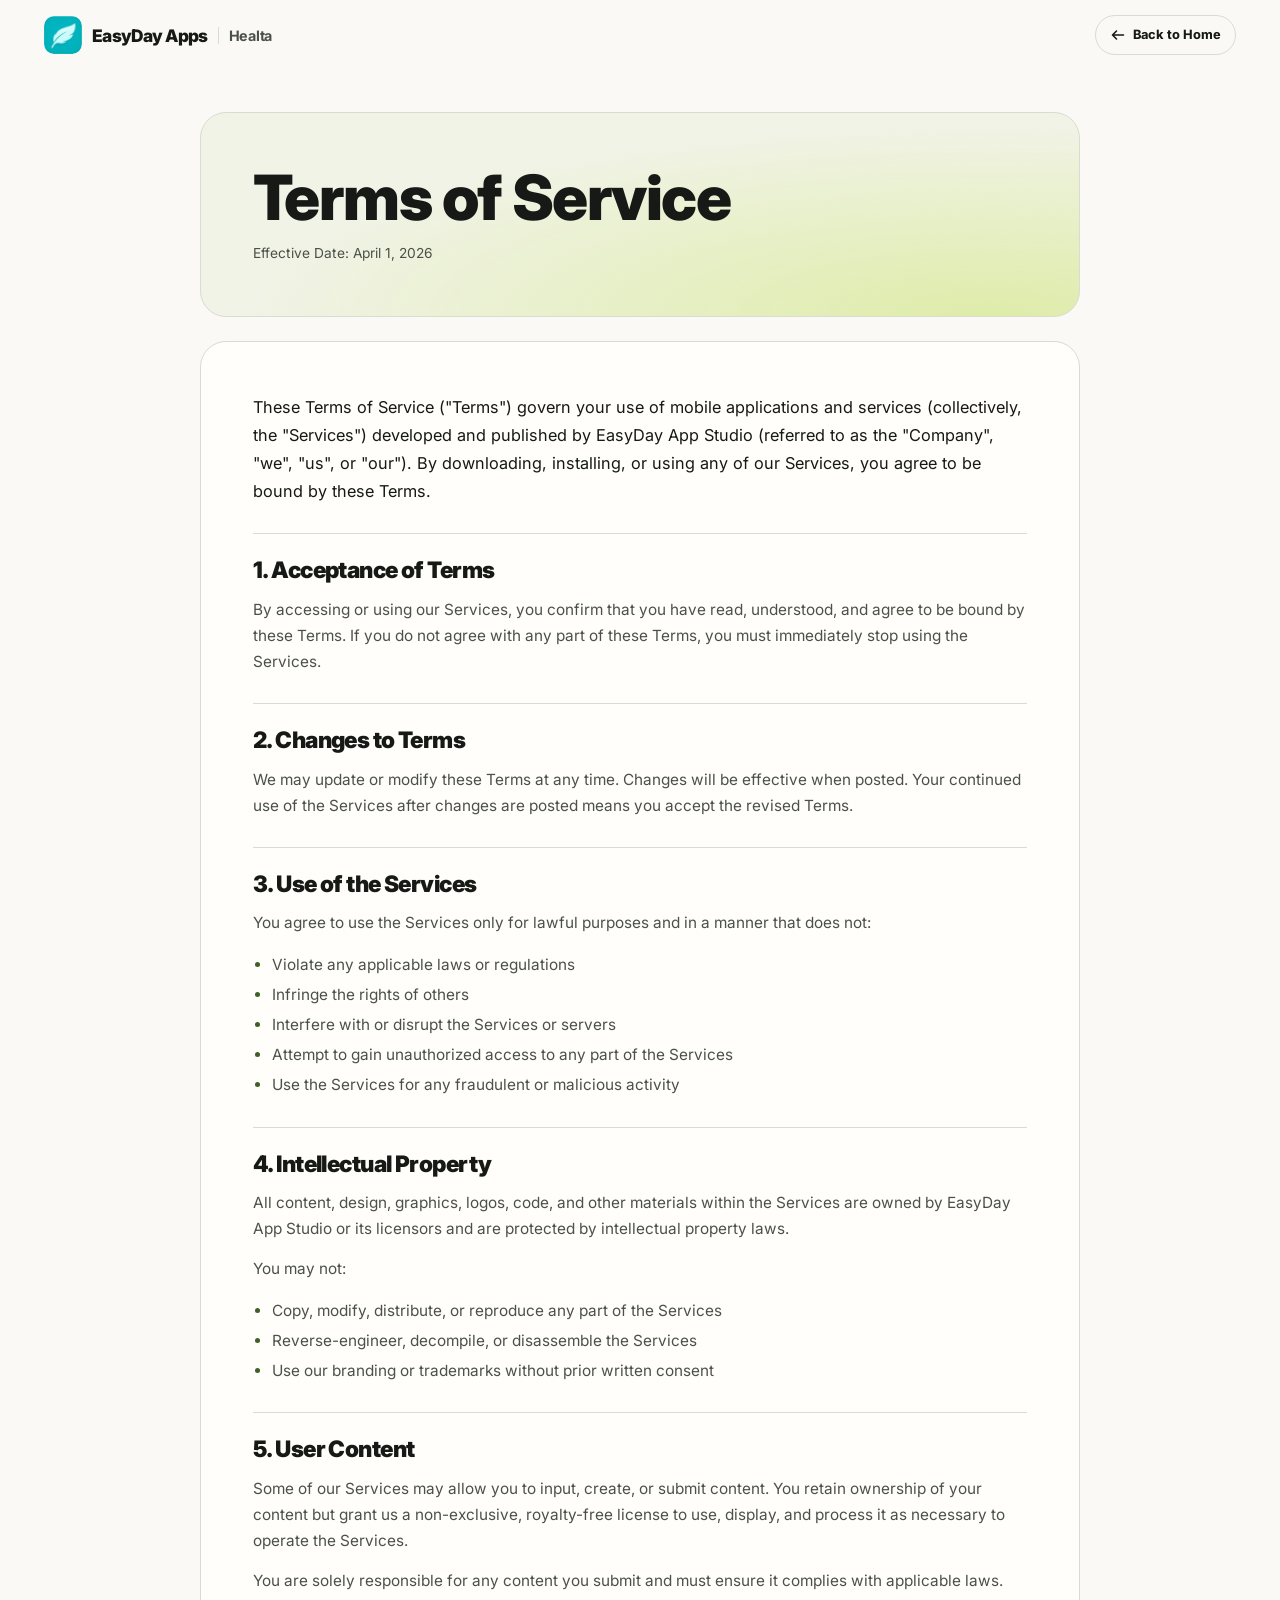
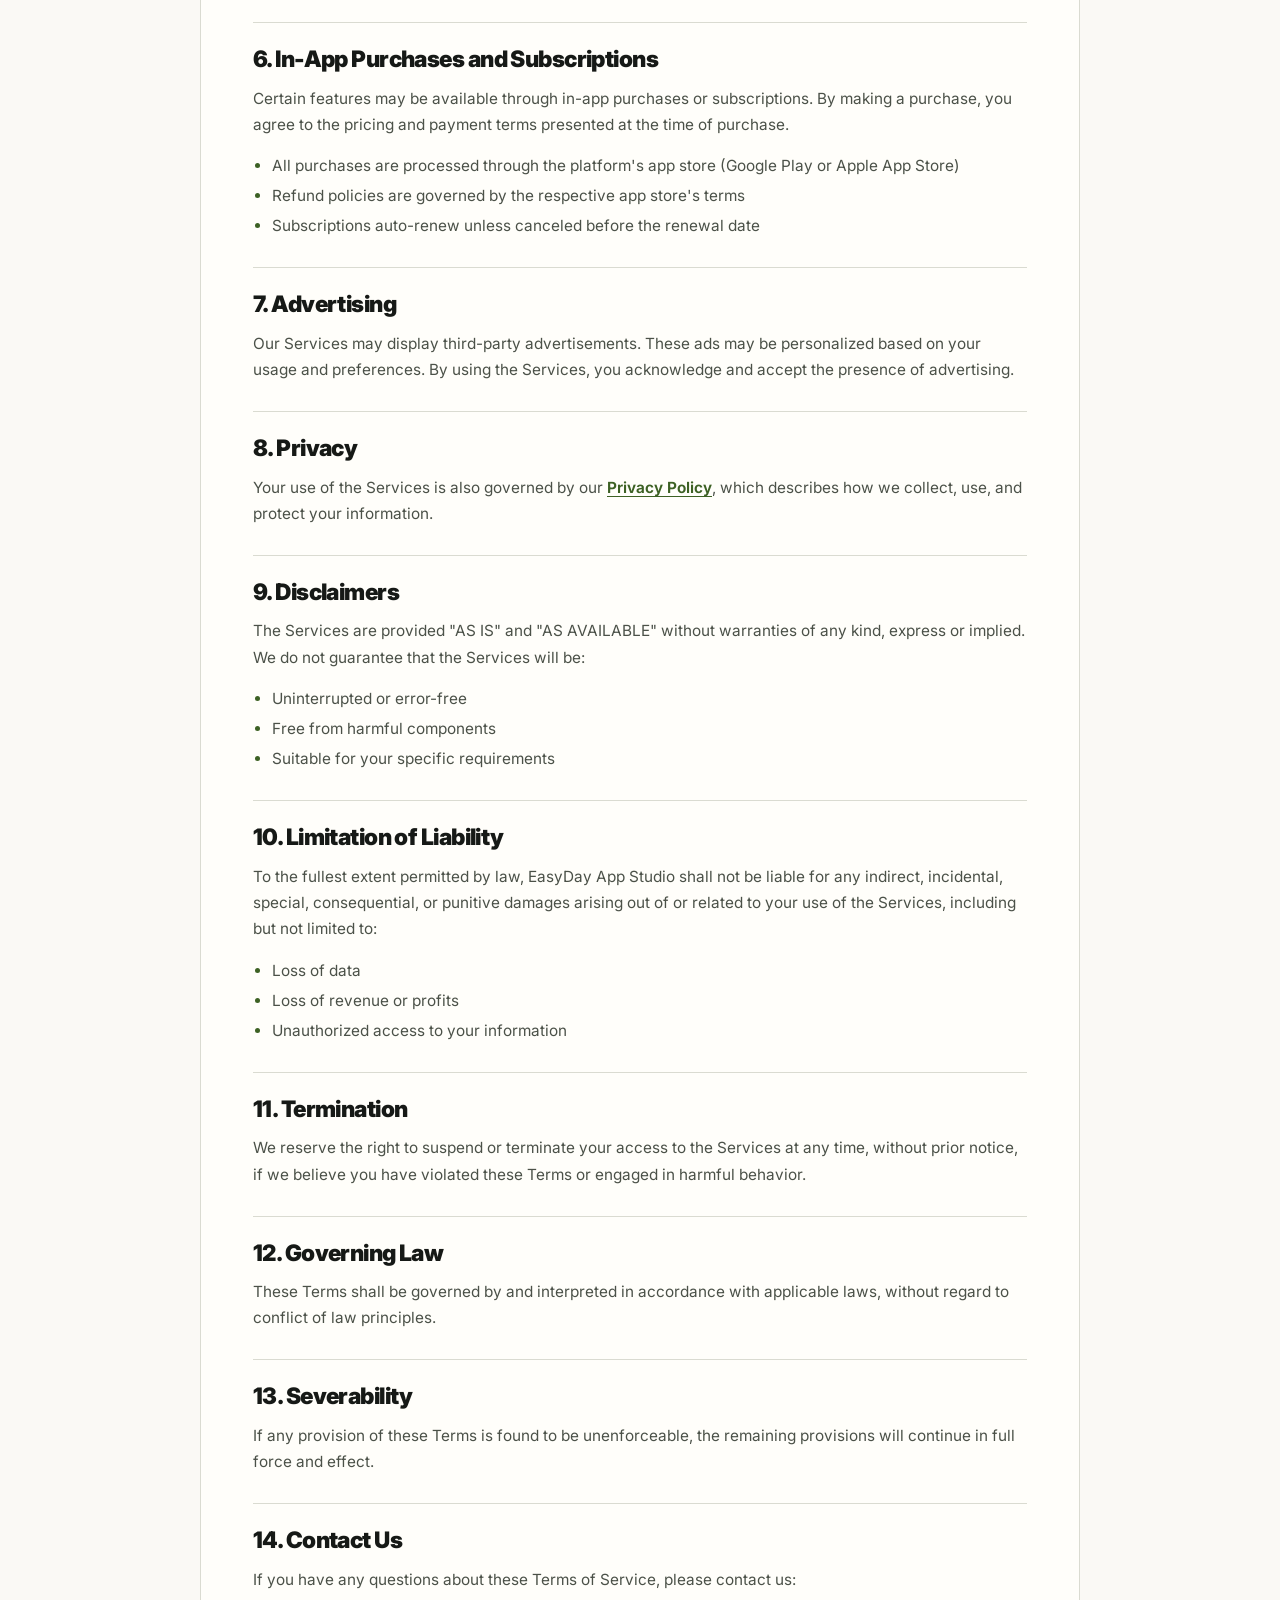
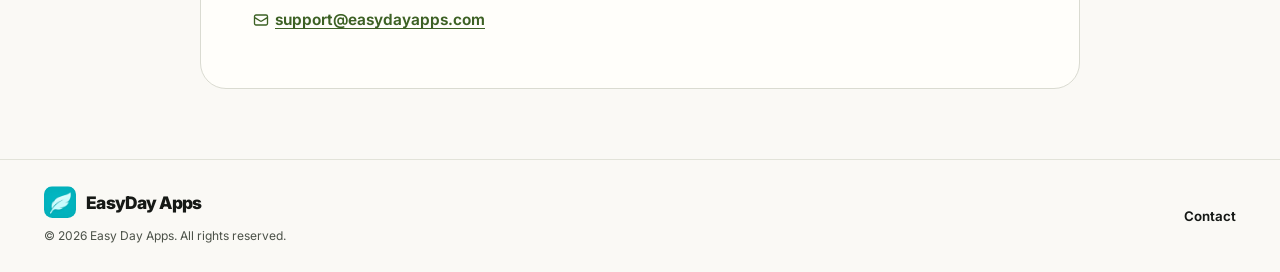
<file: terms-of-service.html>
<!DOCTYPE html>
<html lang="en">
<head>
  <meta charset="UTF-8">
  <meta name="viewport" content="width=device-width, initial-scale=1.0">
  <link rel="icon" type="image/png" sizes="64x64" href="assets/brand-favicon.png">
  <title>Terms of Service – EasyDay App Studio</title>
  <link rel="preconnect" href="https://fonts.googleapis.com">
  <link rel="preconnect" href="https://fonts.gstatic.com" crossorigin>
  <link href="https://fonts.googleapis.com/css2?family=Inter:wght@400;500;600;700;800;900&display=swap" rel="stylesheet">
  <meta name="theme-color" content="#f8f7f2">
  <script src="assets/theme.js"></script>
  <link rel="stylesheet" href="assets/home.css">
  <link rel="stylesheet" href="assets/dark.css">
  <link rel="stylesheet" href="assets/legal.css">
</head>
<body class="legal-page">
  <a class="skip-link" href="#main">Skip to content</a>
  <header class="site-header legal-header">
    <div class="wrap header-inner">
      <a class="brand header-brand" href="index.html">
        <span class="brand-mark"><img src="assets/brand-feather.webp" width="192" height="192" alt=""></span>
        <span>EasyDay Apps</span>
        <span class="brand-app">Healta</span>
      </a>
      <a class="button legal-back" href="index.html">
        <svg width="16" height="16" viewBox="0 0 16 16" aria-hidden="true">
          <path d="M13.5 8h-11m4-4-4 4 4 4" fill="none" stroke="currentColor" stroke-width="1.6" stroke-linecap="round" stroke-linejoin="round"/>
        </svg>
        <span>Back to Home</span>
      </a>
    </div>
  </header>

  <main class="wrap legal-shell" id="main" aria-labelledby="document-title">
    <header class="legal-hero">
      <h1 id="document-title">Terms of Service</h1>
      <p class="effective">Effective Date: April 1, 2026</p>
    </header>

    <article class="legal-copy" aria-labelledby="document-title">
      <p class="intro">These Terms of Service ("Terms") govern your use of mobile applications and services (collectively, the "Services") developed and published by EasyDay App Studio (referred to as the "Company", "we", "us", or "our"). By downloading, installing, or using any of our Services, you agree to be bound by these Terms.</p>

      <h2>1. Acceptance of Terms</h2>
      <p>By accessing or using our Services, you confirm that you have read, understood, and agree to be bound by these Terms. If you do not agree with any part of these Terms, you must immediately stop using the Services.</p>

      <h2>2. Changes to Terms</h2>
      <p>We may update or modify these Terms at any time. Changes will be effective when posted. Your continued use of the Services after changes are posted means you accept the revised Terms.</p>

      <h2>3. Use of the Services</h2>
      <p>You agree to use the Services only for lawful purposes and in a manner that does not:</p>
      <ul>
        <li>Violate any applicable laws or regulations</li>
        <li>Infringe the rights of others</li>
        <li>Interfere with or disrupt the Services or servers</li>
        <li>Attempt to gain unauthorized access to any part of the Services</li>
        <li>Use the Services for any fraudulent or malicious activity</li>
      </ul>

      <h2>4. Intellectual Property</h2>
      <p>All content, design, graphics, logos, code, and other materials within the Services are owned by EasyDay App Studio or its licensors and are protected by intellectual property laws.</p>
      <p>You may not:</p>
      <ul>
        <li>Copy, modify, distribute, or reproduce any part of the Services</li>
        <li>Reverse-engineer, decompile, or disassemble the Services</li>
        <li>Use our branding or trademarks without prior written consent</li>
      </ul>

      <h2>5. User Content</h2>
      <p>Some of our Services may allow you to input, create, or submit content. You retain ownership of your content but grant us a non-exclusive, royalty-free license to use, display, and process it as necessary to operate the Services.</p>
      <p>You are solely responsible for any content you submit and must ensure it complies with applicable laws.</p>

      <h2>6. In-App Purchases and Subscriptions</h2>
      <p>Certain features may be available through in-app purchases or subscriptions. By making a purchase, you agree to the pricing and payment terms presented at the time of purchase.</p>
      <ul>
        <li>All purchases are processed through the platform's app store (Google Play or Apple App Store)</li>
        <li>Refund policies are governed by the respective app store's terms</li>
        <li>Subscriptions auto-renew unless canceled before the renewal date</li>
      </ul>

      <h2>7. Advertising</h2>
      <p>Our Services may display third-party advertisements. These ads may be personalized based on your usage and preferences. By using the Services, you acknowledge and accept the presence of advertising.</p>

      <h2>8. Privacy</h2>
      <p>Your use of the Services is also governed by our <a href="privacy-policy.html">Privacy Policy</a>, which describes how we collect, use, and protect your information.</p>

      <h2>9. Disclaimers</h2>
      <p>The Services are provided "AS IS" and "AS AVAILABLE" without warranties of any kind, express or implied. We do not guarantee that the Services will be:</p>
      <ul>
        <li>Uninterrupted or error-free</li>
        <li>Free from harmful components</li>
        <li>Suitable for your specific requirements</li>
      </ul>

      <h2>10. Limitation of Liability</h2>
      <p>To the fullest extent permitted by law, EasyDay App Studio shall not be liable for any indirect, incidental, special, consequential, or punitive damages arising out of or related to your use of the Services, including but not limited to:</p>
      <ul>
        <li>Loss of data</li>
        <li>Loss of revenue or profits</li>
        <li>Unauthorized access to your information</li>
      </ul>

      <h2>11. Termination</h2>
      <p>We reserve the right to suspend or terminate your access to the Services at any time, without prior notice, if we believe you have violated these Terms or engaged in harmful behavior.</p>

      <h2>12. Governing Law</h2>
      <p>These Terms shall be governed by and interpreted in accordance with applicable laws, without regard to conflict of law principles.</p>

      <h2>13. Severability</h2>
      <p>If any provision of these Terms is found to be unenforceable, the remaining provisions will continue in full force and effect.</p>

      <h2>14. Contact Us</h2>
      <p>If you have any questions about these Terms of Service, please contact us:</p>
      <p><a href="mailto:support@easydayapps.com" class="contact-link">
        <svg width="16" height="16" fill="none" viewBox="0 0 24 24" stroke="currentColor" stroke-width="2"><path stroke-linecap="round" stroke-linejoin="round" d="M21.75 6.75v10.5a2.25 2.25 0 0 1-2.25 2.25h-15a2.25 2.25 0 0 1-2.25-2.25V6.75m19.5 0A2.25 2.25 0 0 0 19.5 4.5h-15a2.25 2.25 0 0 0-2.25 2.25m19.5 0v.243a2.25 2.25 0 0 1-1.07 1.916l-7.5 4.615a2.25 2.25 0 0 1-2.36 0L3.32 8.91a2.25 2.25 0 0 1-1.07-1.916V6.75"/></svg>
        support@easydayapps.com
      </a></p>
    </article>
  </main>

  <footer class="site-footer" id="support">
    <div class="wrap footer-inner">
      <div>
        <a class="brand" href="index.html">
          <span class="brand-mark"><img src="assets/brand-feather.webp" width="192" height="192" alt=""></span>
          <span>EasyDay Apps</span>
        </a>
        <p>&copy; 2026 Easy Day Apps. All rights reserved.</p>
      </div>
      <nav class="footer-links" aria-label="Support">
        <a href="mailto:support@easydayapps.com">Contact</a>
      </nav>
    </div>
  </footer>
</body>
</html>
</file>
<file: assets/home.css>
:root {
  color-scheme: light;
  --ink: #161916;
  --muted: #4b5148;
  --paper: #faf9f5;
  --card: #f1efe5;
  --lime: #bde952;
  --line: #dadbd1;
  --wrap: min(1240px, calc(100% - 88px));
  font-family: Inter, Arial, sans-serif;
  color: var(--ink);
  background: var(--paper);
  font-synthesis: none;
}

*, *::before, *::after { box-sizing: border-box; }
html { scroll-behavior: smooth; }
body { margin: 0; min-width: 0; }
img { display: block; max-width: 100%; }
a { color: inherit; text-decoration: none; }
button { font: inherit; }
h1, h2, h3, p, figure { margin: 0; }
h1, h2, h3 { text-wrap: balance; }
h1, h2, .feature-card h3 { letter-spacing: -.025em; }
p { line-height: 1.55; }
[id] { scroll-margin-top: 20px; }
:focus-visible { outline: 3px solid #527913; outline-offset: 5px; }
.wrap { width: var(--wrap); margin-inline: auto; }
.section { margin-block: 54px; }

.skip-link { position: absolute; top: 8px; left: 8px; padding: 12px; background: white; transform: translateY(-160%); z-index: 10; }
.skip-link:focus { transform: translateY(0); }
.site-header { position: relative; z-index: 2; background: var(--paper); }
.header-inner { display: flex; align-items: center; justify-content: space-between; gap: 26px; min-height: 78px; }
.home-page { --home-header-height: 78px; scroll-padding-top: var(--home-header-height); }
.home-header { position: sticky; top: 0; }
.home-header .header-inner { min-height: var(--home-header-height); }
.brand { display: inline-flex; align-items: center; gap: 10px; font-weight: 850; font-size: 1.08rem; white-space: nowrap; letter-spacing: -.04em; }
.brand img { flex: none; object-fit: contain; }
.header-brand { justify-self: start; }
.brand-mark { position: relative; flex: none; width: 32px; aspect-ratio: 1; overflow: hidden; border-radius: 26%; }
.header-brand .brand-mark { width: 38px; }
.brand-mark img { position: absolute; inset: -11%; width: 122%; height: 122%; max-width: none; }
.brand-app { padding-inline-start: 10px; border-inline-start: 1px solid var(--line); color: var(--muted); font-size: .83em; font-weight: 700; letter-spacing: -.02em; }
.main-nav, .header-actions, .actions, .language { display: flex; align-items: center; }
.main-nav { gap: clamp(15px, 2.6vw, 39px); margin-inline-start: auto; }
.main-nav a { font-size: .85rem; font-weight: 650; white-space: nowrap; }
.main-nav a:hover, .footer-links a:hover { text-decoration: underline; text-underline-offset: 4px; }
.header-actions { gap: 16px; }
.language { gap: 2px; border: 1px solid var(--line); border-radius: 24px; padding: 3px; }
.language a { padding: 6px 9px; border-radius: 20px; font-size: .73rem; font-weight: 800; }
.language a[aria-current] { background: #e4efcf; color: #2f4811; }
.theme-toggle {
  display: inline-flex;
  align-items: center;
  gap: 2px;
  flex: none;
  padding: 3px;
  border: 1px solid var(--line);
  border-radius: 24px;
  background: transparent;
  color: var(--muted);
  cursor: pointer;
}
.theme-toggle[hidden] { display: none; }
.theme-toggle span { display: grid; width: 26px; height: 26px; place-items: center; border-radius: 50%; }
.theme-sun { font-size: 1.03rem; line-height: 1; }
.theme-moon::before {
  content: "";
  width: 12px;
  height: 12px;
  border-radius: 50%;
  box-shadow: -3px 2px 0 0 currentColor;
  transform: translate(3.5px, -2px);
}
.theme-toggle[aria-checked="false"] .theme-sun { background: #e4efcf; color: #2f4811; }
.theme-toggle[aria-checked="true"] .theme-moon { background: #d2edaa; color: #172017; }
.theme-toggle:hover { border-color: #7e9d54; }
.mobile-settings { display: none; }
.settings-trigger {
  display: flex;
  min-width: 40px;
  min-height: 40px;
  align-items: center;
  justify-content: center;
  padding-inline: 8px;
  border: 1px solid var(--line);
  border-radius: 20px;
  background: var(--paper);
  list-style: none;
  cursor: pointer;
}
.settings-trigger::-webkit-details-marker { display: none; }
.mobile-settings[open] .settings-trigger { border-color: #7e9d54; }
.settings-panel {
  position: absolute;
  inset: calc(100% + 8px) 0 auto auto;
  z-index: 1;
  display: grid;
  gap: 12px;
  width: 220px;
  max-height: calc(100dvh - var(--home-header-height) - 12px);
  overflow-y: auto;
  padding: 12px;
  border: 1px solid var(--line);
  border-radius: 16px;
  background: var(--surface, var(--paper));
  box-shadow: 0 8px 24px #0002;
}
.mobile-settings:not([open]) .settings-panel { display: none; }
.settings-nav { display: grid; gap: 2px; padding-bottom: 8px; border-bottom: 1px solid var(--line); }
.settings-nav a { display: flex; align-items: center; min-height: 40px; padding-inline: 8px; border-radius: 8px; font-size: .85rem; font-weight: 650; }
.settings-nav a:hover { background: var(--line); }
.settings-panel :focus-visible { outline-offset: -3px; }
.settings-group p { margin-bottom: 5px; color: var(--muted); font-size: .75rem; font-weight: 700; }
.settings-options { display: grid; grid-template-columns: repeat(2, minmax(0, 1fr)); gap: 6px; }
.settings-options > * {
  padding: 8px 4px;
  border: 1px solid var(--line);
  border-radius: 12px;
  background: transparent;
  color: var(--ink);
  text-align: center;
  font-size: .82rem;
  font-weight: 650;
  cursor: pointer;
}
.settings-options > :is([aria-current], [aria-pressed="true"]) {
  border-color: #94aa70;
  background: #d2edaa;
  color: #172017;
}
.button {
  display: inline-flex;
  justify-content: center;
  align-items: center;
  gap: 12px;
  min-height: 50px;
  border: 1px solid transparent;
  border-radius: 16px;
  padding: 12px 20px;
  font-size: .91rem;
  font-weight: 750;
  line-height: 1.2;
  text-align: center;
  transition: transform .2s ease, background-color .2s ease, box-shadow .2s ease;
}
.button:hover { transform: translateY(-2px); }
.button-lime { color: #151b0d; background: linear-gradient(145deg,#d0f774,#a7d94a); box-shadow: 0 5px 16px #38561526; }
.header-download { min-height: 41px; border-radius: 24px; padding-inline: 16px; white-space: nowrap; font-size: .79rem; }

.hero {
  overflow: hidden;
  background:
    radial-gradient(ellipse at 77% 87%, #d9ec9c 0%, #e8f1cd 28%, transparent 61%),
    radial-gradient(ellipse at 88% 15%, #f0eee3, transparent 54%),
    var(--paper);
}
.hero-grid { display: grid; grid-template-columns: .82fr 1.18fr; align-items: center; min-height: 580px; }
.hero-copy { position: relative; z-index: 1; padding-block: 32px 72px; }
.hero-label {
  display: inline-flex;
  align-items: center;
  gap: 5px;
  margin-bottom: 17px;
  padding: 6px 13px;
  border-radius: 28px;
  background: #e8f2cf;
  color: #243318;
  font-size: .79rem;
  font-weight: 750;
}
.hero h1 { font-size: clamp(3.15rem, 5.4vw, 5.1rem); line-height: .99; font-weight: 900; text-wrap: initial; }
.hero:lang(ru) h1 { font-size: clamp(2.85rem, 4.75vw, 4.4rem); }
.hero h1 span { display: block; }
.underline { position: relative; width: fit-content; white-space: nowrap; }
.underline::after {
  position: absolute;
  content: "";
  left: 8%;
  right: 2%;
  bottom: -.18em;
  height: .22em;
  border-top: .069em solid #a9d645;
  border-radius: 50%;
  clip-path: inset(0 0 35% 0);
  transform: rotate(-2deg);
}
.hero-description { max-width: 415px; margin-top: 28px; color: #383d35; font-size: clamp(1.08rem, 1.8vw, 1.37rem); font-weight: 500; }
.actions { flex-wrap: wrap; gap: 10px; }
.hero .actions { margin-top: 25px; }
.store-badge {
  justify-content: flex-start;
  gap: 10px;
  min-height: 54px;
  padding: 8px 14px;
  border-color: #414641;
  border-radius: 16px;
  background: #191c19;
  color: #fff;
  box-shadow: 0 5px 14px #2223;
}
.store-badge[aria-disabled="true"] { opacity: .76; }
.store-badge[aria-disabled="true"]:hover { transform: none; }
.store-logo { width: 28px; height: 29px; flex: 0 0 28px; object-fit: contain; }
.store-badge-copy { display: grid; gap: 2px; text-align: start; white-space: nowrap; }
.store-badge-copy span { font-size: .66rem; font-weight: 500; line-height: 1.1; }
.store-badge-copy strong { font-size: 1.16rem; font-weight: 650; line-height: 1.05; letter-spacing: -.035em; }
.hero-stage { position: relative; min-width: 0; height: 580px; isolation: isolate; }
.hero-stage::before {
  content: "";
  position: absolute;
  width: 88%;
  height: 64%;
  right: -14%;
  bottom: -9%;
  border-radius: 50%;
  background: var(--hero-glow, #b0d5488c);
  filter: blur(55px);
  z-index: -1;
}
.phone {
  position: relative;
  width: var(--phone-width, 224px);
  max-width: 100%;
  container-type: inline-size;
  padding: 5px;
  border: 2px solid #646862;
  border-color: #9a9e96 #484c47 #343834 #777b75;
  border-radius: 18% / 8.1%;
  background: #0b0c0c;
  box-shadow: inset 0 0 0 1px #ffffff38, 0 20px 40px #20261545, 0 2px 7px #20261545;
}
.phone::before {
  content: "";
  position: absolute;
  inset: 17% -4px 43%;
  background:
    linear-gradient(#999c95,#454943) left top / 3px 10% no-repeat,
    linear-gradient(#999c95,#454943) left 0 top 21% / 3px 16% no-repeat,
    linear-gradient(#999c95,#454943) left 0 top 44% / 3px 16% no-repeat,
    linear-gradient(#777c75,#414541) right 0 top 32% / 3px 24% no-repeat;
  pointer-events: none;
}
.phone-screen { position: relative; overflow: hidden; border-radius: 15.8% / 7.04%; }
.phone-screen img { width: 100%; height: auto; }
.phone-preview { position: relative; }
.phone-preview[data-home-preview]::after {
  content: "";
  position: absolute;
  left: 52%;
  top: 6.2%;
  width: 18.5%;
  height: 5.4%;
  background: #f3f4f3;
  pointer-events: none;
}
.phone-preview[data-home-preview="dark"]::after { background: #181920; }
.phone-screen::after {
  content: "";
  position: absolute;
  z-index: 1;
  inset-block-start: 0.84%;
  inset-inline-start: 50%;
  width: 24%;
  height: 2.85%;
  border-radius: 999px;
  transform: translateX(-50%);
  background: radial-gradient(circle at 82% 50%, #22293a 0, #121621 6%, transparent 9%), #050607;
  box-shadow: 0 0 0 1px #ffffff20;
  pointer-events: none;
}
.phone-status {
  position: absolute;
  inset: 0 0 auto;
  display: flex;
  align-items: center;
  justify-content: space-between;
  height: 5.2%;
  padding-inline: 11%;
  color: #111216;
  background: #f3f4f3;
  font: 750 clamp(6px, 5.6cqw, 13px) / 1 -apple-system, BlinkMacSystemFont, Inter, sans-serif;
  pointer-events: none;
}
.phone-screen:has([data-dark-screen]) .phone-status { color: #fff; background: #181920; }
.status-definitions { position: absolute; }
.status-symbols { display: block; flex: none; width: 3.9em; height: 1em; }
.hero-stage .phone { position: absolute; }
.hero-back { --phone-width: clamp(150px, 17vw, 230px); top: 90px; left: 10%; transform: rotate(-11deg); }
.hero-front { --phone-width: clamp(175px, 19.6vw, 248px); top: 12px; left: 34%; transform: rotate(4.4deg); }
.leaf {
  position: absolute;
  width: calc(var(--leaf-size, 78px) * var(--leaf-scale, 1));
  aspect-ratio: 2.25;
  border-radius: 95% 0 95% 4% / 100% 0 100% 4%;
  transform: rotate(var(--leaf-angle, -14deg));
  background:
    radial-gradient(ellipse at 67% 22%, #d9f5a34f, transparent 64%),
    linear-gradient(147deg, var(--leaf-upper, #aed875), var(--leaf-middle, #7cae48) 56%, var(--leaf-shade, #52802c));
  box-shadow: inset 0 1px 1px #e1f8bc40, inset 0 -5px 9px #24491b30, 0 5px 10px #203a1a26;
  pointer-events: none;
}
.leaf::after {
  content: "";
  position: absolute;
  top: 28%;
  left: 11%;
  width: 77%;
  height: 30%;
  border-bottom: 1px solid var(--leaf-vein, #edfac670);
  border-radius: 50%;
  transform: rotate(-15deg);
}
.leaf-one { --leaf-size: 79px; --leaf-angle: 151deg; top: 22%; left: 0; }
.leaf-two { --leaf-size: 76px; --leaf-angle: -53deg; top: 11%; left: 6%; }
.leaf-three { --leaf-size: 126px; --leaf-angle: -16deg; right: 7%; bottom: 5%; }
.leaf-four { --leaf-size: 72px; --leaf-angle: -51deg; right: 0; bottom: 12%; }
.leaf-five { --leaf-size: 55px; --leaf-angle: 30deg; right: 11%; top: 9%; }
.leaf-six { --leaf-size: 56px; --leaf-angle: -16deg; left: 3%; bottom: 10%; }
.floating {
  position: absolute;
  display: flex;
  align-items: center;
  gap: 9px;
  width: max-content;
  max-width: 36%;
  padding: 12px 14px;
  border-radius: 17px;
  background: #fcfcf2ed;
  border: 1px solid #fff;
  box-shadow: 0 9px 22px #3a4a2121;
}
.floating strong { display: block; font-size: .83rem; letter-spacing: -.025em; line-height: 1.25; }
.floating small { display: block; margin-top: 4px; color: #47523d; font-size: .73rem; line-height: 1.25; }
.float-camera { top: 109px; right: 1%; transform: rotate(-9deg); }
.float-progress {
  top: 198px;
  right: -1%;
  transform: translate(clamp(5px, .8vw, 12px), clamp(-10px, -.7vw, -5px)) rotate(-5deg);
}
.float-water { top: 288px; right: 1%; transform: rotate(3deg); }
.tile-icon { display: grid; flex: 0 0 33px; width: 33px; height: 33px; place-items: center; border-radius: 9px; background: #dfefb1; color: #406414; font-size: 1.55rem; font-weight: 800; }
.floating .tile-icon img { width: 84%; height: 84%; object-fit: contain; }
.float-camera .tile-icon { background: #eee5fb; }
.water-icon { color: #176485; background: #def1fa; }

h2 { font-size: clamp(2rem, 4.25vw, 3.75rem); line-height: 1.04; font-weight: 880; }
.section-intro { display: grid; grid-template-columns: 1.15fr .85fr; gap: 28px; align-items: end; margin-bottom: 24px; }
.section-intro p { max-width: 415px; color: var(--muted); }
.feature-grid { display: grid; grid-template-columns: repeat(3,minmax(0,1fr)); gap: 16px; }
.feature-card {
  position: relative;
  display: block;
  min-height: 258px;
  padding: 21px;
  padding-bottom: 114px;
  border-radius: 22px;
  background: linear-gradient(155deg,#f3f0e7,#f1efe5);
  isolation: isolate;
}
a.feature-card { transition: box-shadow .2s ease, transform .2s ease; }
a.feature-card:hover { transform: translateY(-3px); box-shadow: 0 8px 20px #4a552917; }
.feature-card h3 { margin-block: 10px 7px; font-size: clamp(1.15rem, 2vw, 1.58rem); line-height: 1.1; text-wrap: initial; }
.feature-card p { max-width: 250px; color: #383e34; font-size: .9rem; line-height: 1.4; }
.feature-icon { display: grid; width: 40px; height: 40px; place-items: center; border-radius: 13px; background: #ccf572; }
.feature-icon img { width: 80%; height: 80%; object-fit: contain; }
.camera-art, .diary-art, .dumbbell-art {
  position: absolute;
  right: -3px;
  bottom: -8px;
  z-index: -1;
  transform: rotate(var(--art-tilt)) scale(1.13);
  pointer-events: none;
}
.camera-art, .diary-art { background: linear-gradient(135deg,#e3f3b1,#b5d65b); border: 5px solid #85a83b; box-shadow: 0 8px 20px #5e771629; }
.camera-art { --art-tilt: -9deg; width: 112px; height: 74px; border-radius: 18px; }
.camera-art::before { content: ""; position: absolute; left: 19px; top: -15px; width: 30px; height: 14px; border-radius: 5px 5px 0 0; background: #85a83b; }
.camera-art i { position: absolute; width: 42px; height: 42px; border: 5px solid #698725; border-radius: 50%; left: 30px; top: 11px; }
.diary-art { --art-tilt: -10deg; width: 86px; height: 86px; border-radius: 12px 15px 15px 12px; border-inline-start-width: 12px; }
.diary-art::before { content: ""; position: absolute; top: 13px; left: -17px; width: 19px; height: 6px; border-radius: 6px; background: #648629; box-shadow: 0 20px #648629, 0 40px #648629; }
.diary-art i { position: absolute; top: 24px; left: 16px; width: 37px; height: 4px; border-radius: 3px; background: #648629; box-shadow: 0 10px #648629, 0 20px #648629; }
.dumbbell-art { --art-tilt: -13deg; width: 131px; height: 64px; filter: drop-shadow(0 7px 8px #5e771633); }
.dumbbell-art::before, .dumbbell-art::after {
  content: "";
  position: absolute;
  z-index: 1;
  top: 0;
  width: 28px;
  height: 64px;
  border: 4px solid #83a83b;
  border-radius: 10px;
  background: linear-gradient(#d6eb9b,#a3c64f);
}
.dumbbell-art::before { left: 11px; }
.dumbbell-art::after { right: 11px; }
.dumbbell-art i { position: absolute; top: 25px; inset-inline: 0; height: 14px; border-radius: 6px; background: linear-gradient(#9dbb54,#6d8c2c); }

.ai-panel {
  display: grid;
  grid-template-columns: minmax(0, .88fr) minmax(0, 1.62fr);
  align-items: center;
  gap: clamp(12px, 2vw, 26px);
  padding-inline: clamp(24px, 4vw, 48px);
  overflow: hidden;
  border-radius: 28px;
  background: radial-gradient(ellipse at 68% 114%, #536329, transparent 67%), linear-gradient(135deg, #2b2d2b, #191d17);
  color: white;
}
.ai-copy { position: relative; z-index: 1; padding-block: 36px; }
.ai-label { display: inline-block; margin-bottom: 15px; padding: 5px 13px; border: 1px solid #7b9a3c; border-radius: 24px; background: #44562c; color: #f2f9df; font-size: .76rem; font-weight: 700; }
.ai-copy h2 { font-size: clamp(2rem, 3.55vw, 3.3rem); text-wrap: initial; }
.ai-copy > p:not(.ai-label) { max-width: 415px; margin-top: 14px; color: #f2f4e9; }
.ai-copy .button { margin-top: 20px; border-radius: 999px; }
.ai-demo {
  display: grid;
  grid-template-columns: minmax(0, 1.2fr) clamp(20px, 3vw, 34px) minmax(205px, .95fr);
  align-items: center;
  align-self: stretch;
  gap: 8px;
}
.ai-visual {
  position: relative;
  align-self: stretch;
  min-width: 0;
  min-height: clamp(350px, 38vw, 440px);
}
.ai-visual img {
  --photo-overhang: 15%;
  --photo-mask: linear-gradient(#000 calc(97% - var(--photo-overhang)), transparent calc(100% - var(--photo-overhang)));
  position: absolute;
  bottom: 0;
  left: 50%;
  width: auto;
  height: auto;
  max-width: calc(116% + 16px);
  max-height: 117%;
  -webkit-mask-image: var(--photo-mask);
  mask-image: var(--photo-mask);
  transform: translate(-50%, var(--photo-overhang));
}
.ai-demo-arrow { width: 100%; height: auto; color: #cff478; }
.ai-result {
  --result-track: #e8eaee;
  position: relative;
  display: grid;
  gap: 13px;
  padding: clamp(12px, 1.7vw, 20px);
  border: 1px solid #ffffffc7;
  border-radius: 22px;
  background: #fafbf1;
  color: #191d16;
  box-shadow: 0 14px 32px #0b130850;
}
.ai-result h3 { display: flex; align-items: center; gap: 5px; font-size: 1rem; line-height: 1.15; }
.ai-result h3 img { flex: none; }
.ai-meal { display: grid; grid-template-columns: 52px minmax(0, 1fr); align-items: start; gap: 10px; }
.ai-meal-thumbnail { position: relative; width: 52px; aspect-ratio: 1; overflow: hidden; border-radius: 9px; background: #393a2c; }
.ai-meal-thumbnail img {
  position: absolute;
  top: -70%;
  left: -90%;
  width: 240%;
  height: auto;
  max-width: none;
}
.ai-meal p { font-size: .77rem; font-weight: 650; line-height: 1.25; }
.ai-meal .ai-calories { margin-top: 5px; font-size: .8rem; font-weight: 700; }
.ai-calories strong { font-size: 1.32rem; letter-spacing: -.04em; }
.ai-macros { display: grid; gap: 7px; margin: 0; }
.ai-macro { display: grid; grid-template-columns: minmax(88px, .95fr) minmax(0, 1fr); align-items: center; gap: 8px; font-size: .73rem; }
.ai-macro dt, .ai-macro dd { display: flex; align-items: center; gap: 6px; margin: 0; }
.ai-macro dt { font-weight: 650; }
.ai-macro dt img { flex: none; border-radius: 6px; }
.ai-macro dd strong { min-width: 3em; text-align: end; white-space: nowrap; }
.ai-macro-bar { flex: 1; height: 6px; border-radius: 999px; background: var(--result-track); }
.ai-macro-bar::before { content: ""; display: block; width: var(--portion); height: 100%; border-radius: inherit; background: var(--macro-color); }
.ai-protein { --macro-color: #ff5c61; --portion: 62%; }
.ai-fat { --macro-color: #77d500; --portion: 18%; }
.ai-carbs { --macro-color: #ffa700; --portion: 100%; }

.progress-section { display: grid; grid-template-columns: 1fr 1fr; align-items: center; gap: 30px; }
.progress-visual {
  position: relative;
  width: 100%;
  aspect-ratio: 1.12;
  container-type: inline-size;
  overflow: hidden;
  border-radius: 25px;
  background: radial-gradient(ellipse at 30% 91%, #dbeea5, transparent 70%), #f3f1e8;
}
.progress-visual .phone { position: absolute; --phone-width: 51cqw; transform-origin: 50% 40%; }
.progress-back { left: 4%; top: 6%; transform: rotate(-5deg); }
.progress-front { left: 47%; top: 3%; transform: rotate(2deg); }
.progress-copy p, .app-copy > p { margin-top: 14px; max-width: 505px; color: var(--muted); }
.progress-details { display: grid; grid-template-columns: repeat(3,minmax(0,1fr)); gap: 8px; margin-top: 22px; }
.progress-details div { display: flex; flex-direction: column; align-items: flex-start; gap: 6px; min-width: 0; padding: 12px; border-radius: 15px; background: #eff3e3; }
.progress-icon { width: 34px; height: 34px; }
.progress-details strong { font-size: .82rem; overflow-wrap: anywhere; }

.app-panel {
  display: grid;
  grid-template-columns: 1fr .86fr;
  align-items: center;
  gap: 32px;
  padding: 33px 48px;
  border: 1px solid #e4e8d8;
  border-radius: 27px;
  background: radial-gradient(ellipse at 82% 61%, #e0edbb, transparent 58%), #f1f3e7;
}
.app-heading { display: flex; align-items: center; gap: .24em; }
.app-heading .healta-icon { width: .92em; height: .92em; }
.gallery-options { display: flex; gap: 8px; flex-wrap: wrap; margin-top: 24px; }
.gallery-options button {
  cursor: pointer;
  padding: 9px 13px;
  border: 1px solid #cdd5bd;
  border-radius: 22px;
  background: #fcfcf7;
  color: var(--ink);
  font-size: .85rem;
  font-weight: 650;
  transition: background-color .18s ease, border-color .18s ease, color .18s ease;
}
.gallery-options button:hover { border-color: #688c38; }
.gallery-options button[aria-pressed="true"] { background: #d6ee9e; border-color: #89a84f; }
.gallery-visual {
  --phone-width: 195px;
  display: grid;
  grid-template-columns: 44px minmax(0, var(--phone-width)) 44px;
  justify-content: center;
  justify-items: center;
  align-items: center;
  gap: 10px 6px;
}
.gallery-arrow {
  display: grid;
  place-items: center;
  width: 44px;
  height: 44px;
  padding: 0;
  border: 1px solid var(--line);
  border-radius: 50%;
  background: var(--paper);
  color: var(--ink);
  cursor: pointer;
}
.gallery-arrow:is(:hover, :active) { border-color: #89a84f; }
.gallery-previous { position: absolute; inset: 0; pointer-events: none; }
.gallery-visual figcaption { grid-column: 1 / -1; color: #3d4f2c; text-align: center; font-size: .85rem; font-weight: 700; }
.gallery-dots { display: flex; grid-column: 1 / -1; }
.gallery-dots button {
  display: grid;
  place-items: center;
  width: 30px;
  height: 30px;
  padding: 0;
  border: 0;
  border-radius: 50%;
  background: transparent;
  color: var(--muted);
  cursor: pointer;
}
.gallery-dots button::before {
  content: "";
  width: 8px;
  height: 8px;
  border: 1.5px solid currentColor;
  border-radius: 99px;
}
.gallery-dots button[aria-pressed="true"]::before { width: 18px; background: currentColor; }
.gallery-dots button:is(:hover, [aria-pressed="true"]) { color: var(--accent, #466b26); }

.download-panel { display: grid; grid-template-columns: auto 1fr auto; align-items: center; gap: 22px; padding: 28px 30px; border-radius: 24px; background: #ebf3d4; }
.healta-icon { flex: none; object-fit: contain; border-radius: 22%; }
.healta-icon-dark { display: none; }
:root[data-theme="dark"] .healta-icon-light { display: none; }
:root[data-theme="dark"] .healta-icon-dark { display: block; }
.download-copy h2 { font-size: clamp(2rem, 4vw, 3rem); }
.download-copy p { margin-top: 6px; color: #404934; font-size: .92rem; }
.site-footer { border-top: 1px solid #e2e3d9; }
.footer-inner { display: flex; align-items: center; justify-content: space-between; gap: 28px; min-height: 112px; padding-block: 20px calc(20px + env(safe-area-inset-bottom, 0px)); }
.footer-inner p { margin: 5px 0 0; font-size: .75rem; color: var(--muted); }
.footer-links { display: flex; flex-direction: column; align-items: flex-start; gap: 10px; font-size: .83rem; font-weight: 650; }

@media (max-width: 1120px) {
  :root { --wrap: calc(100% - 60px); }
  .header-inner { gap: 15px; }
  .header-actions { gap: 8px; }
  .main-nav { gap: 15px; }
  .hero-stage, .hero-grid { min-height: 0; height: 510px; }
  .hero-back { top: 72px; left: 4%; }
  .hero-front { top: 16px; left: 30%; }
  .float-camera { top: 78px; }
  .float-progress { top: 160px; }
  .float-water { top: 248px; }
}

@media (max-width: 1060px) {
  .header-download { display: none; }
}

@media (max-width: 740px) {
  .home-page { --home-header-height: 62px; }
  .home-header .header-inner { gap: 8px; padding-block: 12px 10px; }
  .mobile-settings { display: block; position: relative; flex: none; }
  .home-header :is(.main-nav, .header-actions) { display: none; }
  .footer-inner { flex-direction: column; align-items: flex-start; gap: 15px; }
}

@media (max-width: 880px) {
  :root { --wrap: calc(100% - 44px); }
  .hero-stage, .hero-grid { height: 455px; }
  .hero-copy { padding-bottom: 35px; }
  .hero h1 { font-size: clamp(2.85rem, 6.5vw, 3.8rem); }
  .hero:lang(ru) h1 { font-size: clamp(2.5rem, 5.7vw, 3.5rem); }
  .hero-back { top: 78px; }
  .hero-front { top: 34px; left: 26%; }
  .floating { max-width: 37%; padding: 8px; gap: 6px; }
  .floating strong, .floating small { font-size: .7rem; }
  .tile-icon { width: 25px; height: 25px; flex-basis: 25px; font-size: 1.15rem; }
  .section { margin-block: 41px; }
  .feature-card { min-height: 235px; }
  .ai-panel { grid-template-columns: minmax(0, 1fr); }
  .ai-copy { padding-block: 26px 0; }
  .ai-demo { width: min(100%, 680px); margin-inline: auto; }
  .app-panel { padding-inline: 28px; }
  .download-panel { gap: 14px; padding-inline: 20px; }
}

@media (max-width: 660px) {
  :root { --wrap: calc(100% - 36px); }
  .brand { font-size: 1rem; }
  .header-brand .brand-mark { width: 32px; }
  .hero-grid { grid-template-columns: 1fr; height: auto; }
  .hero-copy { padding-block: 30px 17px; }
  .hero-label { margin-bottom: 12px; }
  .hero h1 { font-size: clamp(2.8rem, 10.7vw, 4.35rem); }
  .hero:lang(ru) h1 { font-size: clamp(2.45rem, 10.3vw, 3.95rem); }
  .hero-description { margin-top: 22px; font-size: 1.02rem; }
  .hero .actions { margin-top: 17px; }
  .button { min-height: 44px; padding: 10px 13px; font-size: .81rem; }
  .actions .store-badge { gap: 8px; min-height: 50px; padding: 7px 11px; }
  .hero-stage { --leaf-scale: .65; height: clamp(350px, 91vw, 450px); max-width: 470px; width: 100%; margin-inline: auto; }
  .hero-back { --phone-width: clamp(117px, 34vw, 174px); top: 53px; left: 6%; }
  .hero-front { --phone-width: clamp(137px, 40vw, 198px); top: 14px; left: 28%; }
  .leaf-one { top: 19%; }
  .leaf-two { top: 9%; left: 5%; }
  .leaf-three { bottom: 8%; }
  .leaf-four { bottom: 16%; }
  .leaf-six { left: 0; bottom: 13%; }
  .floating { max-width: 35%; border-radius: 12px; padding: 7px; }
  .floating strong, .floating small { font-size: .62rem; }
  .float-camera { top: 65px; right: 0; }
  .float-progress { top: 128px; right: -1%; }
  .float-water { top: 193px; right: 0; }
  .section { margin-block: 33px; }
  .section-intro { grid-template-columns: 1fr; gap: 10px; margin-bottom: 15px; }
  .section-intro p, .ai-copy > p, .progress-copy p, .app-copy > p { font-size: .92rem; }
  .feature-grid { grid-template-columns: 1fr; gap: 23px; }
  .feature-card { padding: 14px 120px 16px 14px; min-height: 133px; border-radius: 16px; }
  .feature-card h3 { font-size: 1.12rem; overflow-wrap: anywhere; }
  .feature-card p { font-size: .77rem; }
  .feature-icon { width: 33px; height: 33px; border-radius: 10px; }
  .camera-art, .diary-art, .dumbbell-art { right: -4px; bottom: -7px; transform: rotate(var(--art-tilt)) scale(.84); }
  .ai-panel { border-radius: 21px; }
  .ai-visual { min-height: 320px; }
  .progress-section { grid-template-columns: 1fr; gap: 17px; }
  .progress-copy { grid-row: 1; }
  .progress-details { margin-top: 15px; gap: 6px; }
  .progress-details div { padding: 10px; }
  .progress-icon { width: 30px; height: 30px; }
  .progress-details strong { font-size: .75rem; }
  .app-panel { grid-template-columns: 1fr; gap: 20px; padding: 20px; border-radius: 21px; }
  .gallery-options { margin-top: 15px; gap: 6px; }
  .gallery-options button { font-size: .76rem; padding: 8px 10px; }
  .gallery-visual { --phone-width: 172px; }
  .download-panel { grid-template-columns: auto 1fr; padding: 18px; border-radius: 20px; }
  .download-panel .actions { grid-column: 1 / -1; }
  .download-logo { width: 43px; height: 43px; }
}

@media (max-width: 520px) {
  .ai-panel { padding: 0 18px 20px; }
  .ai-demo { grid-template-columns: minmax(0, 1fr); gap: 9px; }
  .ai-visual { min-height: clamp(275px, 72vw, 370px); overflow: hidden; }
  .ai-visual img { max-width: 100%; }
  .ai-demo-arrow { justify-self: center; width: 27px; transform: rotate(90deg); }
  .ai-result { justify-self: center; width: min(100%, 330px); }
}

@media (max-width: 355px) {
  :root { --wrap: calc(100% - 28px); }
  .header-inner { column-gap: 8px; }
  .brand { gap: 8px; }
  .home-header .header-brand { font-size: .9rem; }
  .home-header .brand-mark { width: 28px; }
  .home-header .brand-app { padding-inline-start: 8px; }
  .floating .tile-icon { display: none; }
  .hero h1 { font-size: 2.55rem; }
}

@media (prefers-reduced-motion: reduce) {
  html { scroll-behavior: auto; }
  *, *::before, *::after { transition: none !important; }
}
</file>
<file: assets/dark.css>
:root[data-theme="dark"] {
  color-scheme: dark;
  --paper: #111510;
  --ink: #f1f3e9;
  --muted: #b5beb0;
  --line: #374333;
  --accent: #c5ec8c;
  --surface: #20291d;
}

:root[data-theme="dark"] :focus-visible { outline-color: var(--accent); }
:root[data-theme="dark"] .skip-link { background: var(--surface); }
:root[data-theme="dark"] .site-header { box-shadow: inset 0 -1px var(--line); }
:root[data-theme="dark"] .language a[aria-current] { background: #283a24; color: var(--accent); }
:root[data-theme="dark"] .theme-toggle { background: #1b2219; }

:root[data-theme="dark"] .hero {
  --hero-glow: #8aba5140;
  --leaf-upper: #83b656;
  --leaf-middle: #5a8b37;
  --leaf-shade: #2f5827;
  --leaf-vein: #b9e49c69;
  background:
    radial-gradient(ellipse at 75% 72%, #3a552d 0%, #233322 28%, transparent 63%),
    linear-gradient(110deg, #111510 15%, #161e15 62%, #1b291b);
}
:root[data-theme="dark"] .hero-label { background: #253b23; color: #d4efaa; box-shadow: inset 0 0 0 1px #45653b; }
:root[data-theme="dark"] .hero-description { color: #ccd7c4; }
:root[data-theme="dark"] .hero .underline::after { border-top-color: #bce875; }
:root[data-theme="dark"] .store-badge { border-color: #617158; }
:root[data-theme="dark"] a.store-badge:hover { border-color: #b2cd94; }
:root[data-theme="dark"] .hero-back { border-color: #bdc9b9 #788773 #52604e #a3b09d; }
:root[data-theme="dark"] .hero-front {
  border-color: #a8b699 #697963 #465144 #829278;
  box-shadow: inset 0 0 0 1px #ffffff3b, 0 22px 43px #020802a6, 0 0 30px #c1ee8540;
}
:root[data-theme="dark"] .hero .floating {
  border-color: #506a46;
  background: #243322f5;
  box-shadow: 0 10px 25px #02090360;
}
:root[data-theme="dark"] .hero .floating small { color: #c1d0b9; }
:root[data-theme="dark"] .hero .tile-icon { color: #d8f5a7; background: #3b562e; }
:root[data-theme="dark"] .hero .float-camera .tile-icon { background: #443456; }
:root[data-theme="dark"] .hero .water-icon { color: #a8def1; background: #284653; }

:root[data-theme="dark"] .feature-card {
  box-shadow: inset 0 0 0 1px #394633;
  background: radial-gradient(ellipse at 95% 100%, #2b4222 0%, transparent 61%), linear-gradient(145deg, #232b20, #1a2119);
}
:root[data-theme="dark"] .feature-card:hover { box-shadow: inset 0 0 0 1px #71905a, 0 14px 30px #05090360; }
:root[data-theme="dark"] .feature-card p { color: var(--muted); }
:root[data-theme="dark"] .feature-icon { background: #cced94; color: #192313; }

:root[data-theme="dark"] .ai-panel {
  box-shadow: inset 0 0 0 1px #46583b;
  background: radial-gradient(ellipse at 72% 108%, #3e5929, transparent 68%), linear-gradient(135deg, #20281c, #171e16);
}
:root[data-theme="dark"] .ai-label { background: #2e4126; border-color: #567043; color: #dbf2b9; }
:root[data-theme="dark"] .ai-copy > p:not(.ai-label) { color: #c7d1bd; }
:root[data-theme="dark"] .ai-result {
  --result-track: #384435;
  border-color: #52664a;
  background: #242e22;
  color: #f4f8ed;
  box-shadow: 0 14px 32px #0b100a80;
}
:root[data-theme="dark"] .ai-result h3 img { filter: brightness(2); }

:root[data-theme="dark"] .progress-visual {
  box-shadow: inset 0 0 0 1px #3e5037;
  background: radial-gradient(ellipse at 38% 85%, #3b512c, transparent 72%), #1b251b;
}
:root[data-theme="dark"] .progress-details div { background: var(--surface); box-shadow: inset 0 0 0 1px #364832; }
:root[data-theme="dark"] .progress-icon { filter: brightness(1.85) saturate(.75); }

:root[data-theme="dark"] .app-panel {
  border-color: #43543a;
  background: radial-gradient(ellipse at 82% 64%, #334b29, transparent 65%), #1c261b;
}
:root[data-theme="dark"] .gallery-options button { border-color: #465640; background: #172117; color: #e4eadd; }
:root[data-theme="dark"] .gallery-options button:hover { border-color: #a3bf84; }
:root[data-theme="dark"] .gallery-options button[aria-pressed="true"] { border-color: #d0eba9; background: #c6e69a; color: #182314; }
:root[data-theme="dark"] .gallery-visual figcaption { color: #d7e8c9; }
:root[data-theme="dark"] :is(.progress-visual, .gallery-visual) .phone {
  border-color: #929b8b #586553 #363d33 #707c68;
  box-shadow: inset 0 0 0 1px #ffffff38, 0 22px 42px #0008, 0 2px 7px #0007;
}

:root[data-theme="dark"] .download-panel {
  box-shadow: inset 0 0 0 1px #4a613a;
  background: radial-gradient(ellipse at 85% 70%, #384d2a, transparent 70%), #24321f;
}
:root[data-theme="dark"] .download-copy p { color: #c2d0b8; }
:root[data-theme="dark"] .site-footer { border-color: #303d2c; }
</file>
<file: assets/legal.css>
.legal-page {
  --legal-hero: radial-gradient(ellipse at 90% 100%, #deeca9, transparent 68%), #f1f3e7;
  --legal-surface: #fffefa;
  --legal-accent: #3d6124;
}

:root[data-theme="dark"] .legal-page {
  --legal-hero: radial-gradient(ellipse at 90% 100%, #354c29, transparent 68%), #1c261b;
  --legal-surface: #1a2118;
  --legal-accent: var(--accent);
}

.legal-header .header-inner {
  display: flex;
  flex-wrap: wrap;
  gap: 10px;
  min-height: 70px;
  padding-block: 10px;
}

.legal-back {
  gap: 7px;
  margin-inline-start: auto;
  min-height: 40px;
  padding: 8px 14px;
  border-color: var(--line);
  border-radius: 999px;
  font-size: .8rem;
  white-space: nowrap;
}

.legal-back:hover { border-color: var(--legal-accent); }
.legal-back svg, .legal-copy .contact-link svg { flex: none; }

.legal-shell {
  max-width: 880px;
  padding-block: clamp(18px, 4vw, 42px) clamp(34px, 6vw, 70px);
}

.legal-hero, .legal-copy {
  padding: clamp(20px, 5vw, 52px);
  border: 1px solid var(--line);
  border-radius: 26px;
}

.legal-hero { background: var(--legal-hero); }
.legal-hero h1 {
  font-size: clamp(2.1rem, 6vw, 3.9rem);
  font-weight: 850;
  line-height: 1.06;
  text-wrap: balance;
}

.legal-hero .effective { margin-top: 12px; color: var(--muted); font-size: .86rem; }

.legal-copy {
  margin-top: clamp(14px, 2.5vw, 24px);
  background: var(--legal-surface);
  color: var(--muted);
  font-size: .96rem;
  line-height: 1.7;
  overflow-wrap: anywhere;
}

.legal-copy p { line-height: inherit; }
.legal-copy :is(p, ul) { margin-bottom: 14px; }
.legal-copy ul { padding-inline-start: 1.25em; }
.legal-copy li + li { margin-top: 4px; }
.legal-copy li::marker { color: var(--legal-accent); }
.legal-copy .intro { color: var(--ink); font-size: 1.02rem; }
.legal-copy h2 {
  margin: 28px 0 12px;
  padding-top: 21px;
  border-top: 1px solid var(--line);
  color: var(--ink);
  font-size: clamp(1.16rem, 2.8vw, 1.42rem);
  line-height: 1.3;
}
.legal-copy h3 { margin: 20px 0 8px; color: var(--ink); font-size: 1rem; }
.legal-copy a {
  color: var(--legal-accent);
  font-weight: 650;
  text-decoration: underline;
  text-underline-offset: 3px;
}
.legal-copy .contact-link { display: inline-flex; align-items: center; gap: 6px; max-width: 100%; }
.legal-copy > :last-child { margin-bottom: 0; }

@media (max-width: 660px) {
  .legal-header .header-inner { min-height: 62px; }
  .legal-hero, .legal-copy { border-radius: 21px; }
}
</file>
